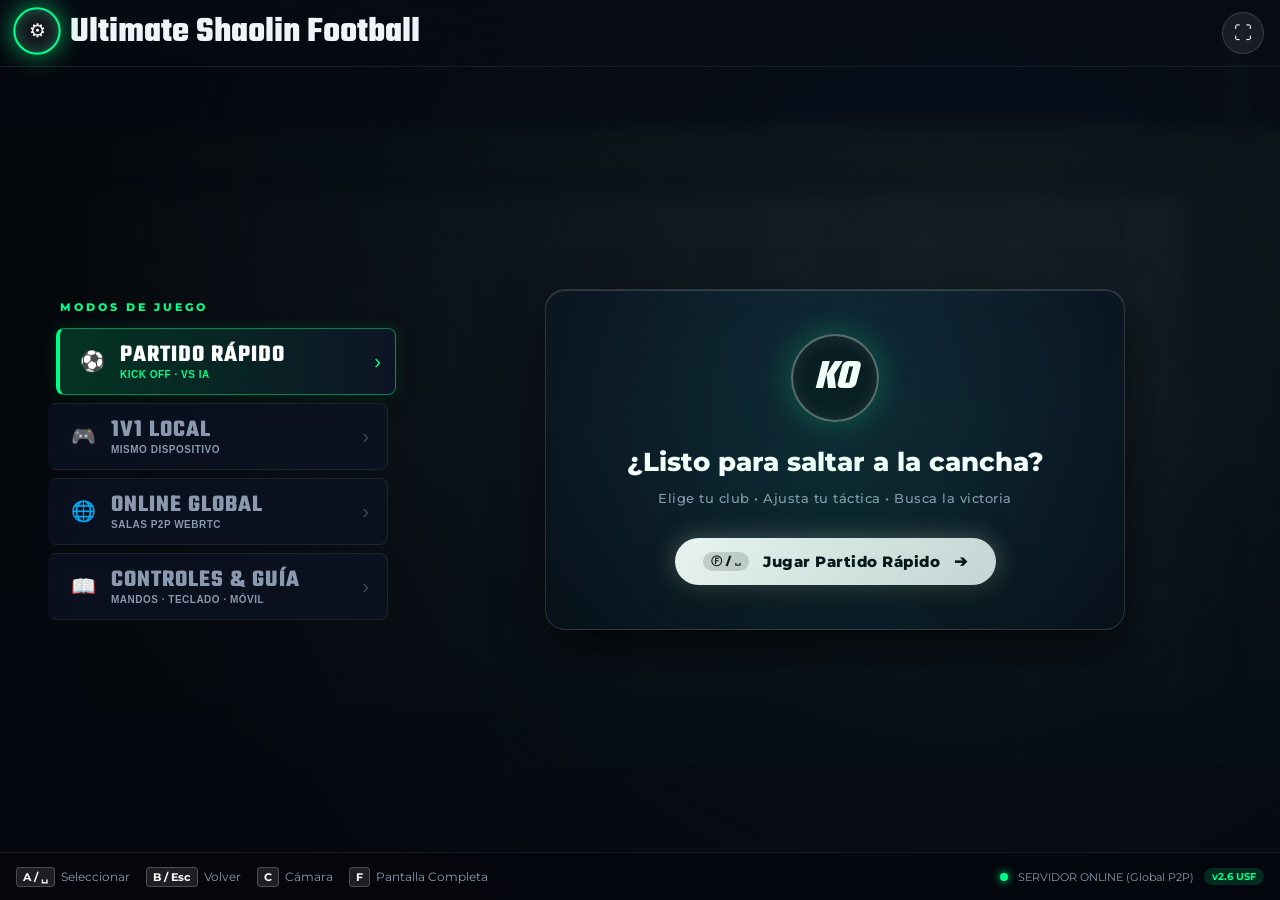
<file: index.html>
<!DOCTYPE html>
<html lang="es">
<head>
    <meta charset="UTF-8">
    <meta name="viewport" content="width=device-width, initial-scale=1.0, maximum-scale=1.0, user-scalable=no, viewport-fit=cover">
    <title>Ultimate Shaolin Football</title>
    <link rel="stylesheet" href="css/style.css">
    <link rel="icon" href="data:image/svg+xml,<svg xmlns='http://www.w3.org/2000/svg' viewBox='0 0 100 100'><circle cx='50' cy='50' r='46' fill='%2300FF88'/><circle cx='50' cy='50' r='36' fill='%23070B14'/><polygon points='50,20 60,40 82,40 65,54 71,76 50,62 29,76 35,54 18,40 40,40' fill='%23FFD700'/></svg>">
</head>
<body>
    <!-- Contenedor 3D Three.js -->
    <div id="game-container"></div>

    <!-- Contenedor de Notificaciones Toast Flotantes (Estilo Consola) -->
    <div id="toast-container" class="toast-container"></div>

    <!-- HUD DE TRANSMISIÓN OFICIAL DE TV -->
    <div id="match-hud">
        <!-- Marcador Top-Left -->
        <div class="tv-scoreboard">
            <div class="sb-team">
                <div id="sb-t1-badge" class="sb-badge"></div>
                <div id="sb-t1-name" class="sb-name">RMA</div>
            </div>
            <div id="sb-score" class="sb-score-box">0 - 0</div>
            <div class="sb-team">
                <div id="sb-t2-name" class="sb-name">BAR</div>
                <div id="sb-t2-badge" class="sb-badge"></div>
            </div>
            <div id="sb-time" class="sb-time-box">00:00</div>
        </div>

        <!-- Botón de Pausa en el HUD -->
        <button id="btn-hud-pause" style="position: absolute; top: 24px; right: 32px; background: rgba(8, 14, 27, 0.85); border: 1px solid var(--primary-neon); color: #FFFFFF; font-family: 'Teko', sans-serif; font-size: 22px; padding: 6px 18px; border-radius: 6px; cursor: pointer; pointer-events: auto; letter-spacing: 1px; backdrop-filter: blur(8px);">PAUSA ❚❚</button>

        <div id="match-status" class="match-status">1º TIEMPO · VS IA</div>
        <button id="btn-camera" class="camera-button" title="C: alternar Completa, TV, Comentarista y Jugador" aria-label="Cambiar cámara: Completa, TV, Comentarista o Jugador">CÁMARA: COMPLETA</button>
        <div class="control-hint">WASD mover · K pase · J tiro · Q cambiar · Shift correr · C cámara · Esc pausa</div>

        <!-- Tarjeta de Jugador Activo (Bottom-Left) -->
        <div class="active-player-card">
            <div class="ap-info">
                <div id="ap-name" class="ap-name">MBAPPÉ</div>
                <div id="ap-number" class="ap-number">#9 (ST)</div>
            </div>
            <div id="ap-injury" class="ap-injury" hidden>
                <span class="ap-injury-cross" aria-hidden="true">✚</span>
                <span id="ap-injury-text">LESIONADO · CAMBIO RECOMENDADO</span>
            </div>
            <div id="next-player" class="next-player">Q / LB · CAMBIAR JUGADOR</div>
            <div class="bar-container">
                <div id="stamina-fill" class="stamina-fill"></div>
            </div>
            <div class="power-bar-container">
                <div id="power-fill" class="power-fill"></div>
            </div>
        </div>

        <!-- Radar 2D de la Cancha (Bottom-Center) -->
        <div class="pitch-radar-wrapper">
            <canvas id="radar-canvas" width="220" height="142"></canvas>
        </div>

        <!-- Banner de Eventos de Partido (Goles, Faltas, Offsides) -->
        <div id="match-event-banner" class="match-event-banner">
            <div id="banner-title" class="banner-title">¡¡GOOOOOOL!!</div>
            <div id="banner-sub" class="banner-subtitle">REAL MADRID CF</div>
        </div>
    </div>

    <!-- Overlay de Repetición Instantánea (Replay) -->
    <div id="replay-overlay">
        <button id="btn-skip-replay" class="camera-button">OMITIR REPETICIÓN →</button>
        <div class="replay-watermark">
            <div class="replay-rec-dot"></div>
            <div class="replay-text">INSTANT REPLAY • SLOW MOTION</div>
        </div>
    </div>

    <!-- MENÚ PRINCIPAL USF -->
    <div id="main-menu" class="ui-overlay fc-menu-overlay">
        <!-- Barra Superior (Top Bar) -->
        <header class="fc-top-bar">
            <div class="fc-brand">
                <button id="btn-fc-settings" class="fc-icon-btn" title="Controles y Guía" aria-label="Ajustes">⚙</button>
                <h1 class="usf-title">Ultimate Shaolin Football</h1>
            </div>
            <div class="fc-profile-wrapper">
                <button id="btn-fullscreen-toggle" class="fc-icon-btn" title="Pantalla Completa (F)" aria-label="Pantalla Completa">⛶</button>
            </div>
        </header>

        <!-- Cuerpo del Menú: Barra Lateral + Hero Showcase -->
        <div class="fc-menu-body">
            <!-- Navegación Lateral Izquierda (Sidebar) -->
            <nav id="fc-sidebar" class="fc-sidebar">
                <div class="fc-nav-category">MODOS DE JUEGO</div>
                <div class="fc-nav-items">
                    <button id="btn-mode-ai" class="fc-nav-item active" data-mode="KICKOFF">
                        <span class="fc-nav-icon">⚽</span>
                        <div class="fc-nav-text">
                            <span class="fc-nav-title">PARTIDO RÁPIDO</span>
                            <span class="fc-nav-sub">KICK OFF · VS IA</span>
                        </div>
                        <span class="fc-nav-arrow">›</span>
                    </button>
                    <button id="btn-mode-local" class="fc-nav-item" data-mode="LOCAL_1V1">
                        <span class="fc-nav-icon">🎮</span>
                        <div class="fc-nav-text">
                            <span class="fc-nav-title">1V1 LOCAL</span>
                            <span class="fc-nav-sub">MISMO DISPOSITIVO</span>
                        </div>
                        <span class="fc-nav-arrow">›</span>
                    </button>
                    <button id="btn-mode-lan" class="fc-nav-item" data-mode="ONLINE">
                        <span class="fc-nav-icon">🌐</span>
                        <div class="fc-nav-text">
                            <span class="fc-nav-title">ONLINE GLOBAL</span>
                            <span class="fc-nav-sub">SALAS P2P WEBRTC</span>
                        </div>
                        <span class="fc-nav-arrow">›</span>
                    </button>
                    <button id="btn-mode-controls" class="fc-nav-item" data-mode="CONTROLS">
                        <span class="fc-nav-icon">📖</span>
                        <div class="fc-nav-text">
                            <span class="fc-nav-title">CONTROLES & GUÍA</span>
                            <span class="fc-nav-sub">MANDOS · TECLADO · MÓVIL</span>
                        </div>
                        <span class="fc-nav-arrow">›</span>
                    </button>
                </div>
            </nav>

            <!-- Tarjeta Central Hero Showcase (Fiel al screenshot MC / Bellingham) -->
            <main class="fc-hero-wrapper">
                <div id="fc-hero-card" class="fc-hero-card">
                    <div class="fc-hero-emblem" id="fc-hero-emblem">KO</div>
                    <h2 class="fc-hero-title" id="fc-hero-title">¿Listo para saltar a la cancha?</h2>
                    <div class="fc-hero-bullets" id="fc-hero-bullets">
                        <span>Elige tu club</span> • <span>Ajusta tu táctica</span> • <span>Busca la victoria</span>
                    </div>
                    <button id="fc-hero-action" class="fc-hero-action-btn">
                        <span class="fc-action-key">Ⓕ / ␣</span>
                        <span class="fc-action-label" id="fc-hero-action-label">Jugar Partido Rápido</span>
                        <span class="fc-action-arrow">➔</span>
                    </button>
                </div>
            </main>
        </div>

        <!-- Barra Inferior de Comandos y Leyenda -->
        <footer class="fc-bottom-bar">
            <div class="fc-bottom-hints">
                <span class="fc-hint-chip"><kbd>A / ␣</kbd> Seleccionar</span>
                <span class="fc-hint-chip"><kbd>B / Esc</kbd> Volver</span>
                <span class="fc-hint-chip"><kbd>C</kbd> Cámara</span>
                <span class="fc-hint-chip"><kbd>F</kbd> Pantalla Completa</span>
            </div>
            <div class="fc-bottom-status">
                <span class="fc-status-dot"></span>
                <span id="fc-network-indicator">SERVIDOR ONLINE (Global P2P)</span>
                <span class="fc-ver-tag">v2.6 USF</span>
            </div>
        </footer>
    </div>

    <!-- SELECTOR DE EQUIPOS Y PLANTILLAS -->
    <div id="team-select-screen" class="ui-overlay">
        <div class="menu-container" style="max-width: 1200px;">
            <div style="text-align: center;">
                <div class="logo-sub" style="color: var(--accent-gold);">SELECCIÓN DE EQUIPOS</div>
                <div class="logo-title" style="font-size: 64px;">ELIGE TU PLANTEL</div>
                <div style="font-size: 14px; color: var(--text-muted); margin-top: 4px;">
                    Haz clic o navega con el mando para asignar Local (Azul P1) y Visitante (Rojo P2)
                </div>
            </div>

            <!-- Pestañas de Filtro de Categoría -->
            <div class="team-filter-tabs">
                <button class="filter-tab-btn active" data-filter="all">TODOS LOS EQUIPOS (10)</button>
                <button class="filter-tab-btn" data-filter="elite">TIER ÉLITE ★★★★★ (6)</button>
                <button class="filter-tab-btn" data-filter="modest">TIER MODESTO ★★★☆☆ (4)</button>
            </div>

            <div id="teams-grid" class="teams-grid"></div>

            <div class="gamepad-nav-guide">
                <span>🎮 <b>D-Pad / Stick:</b> Navegar • <b>[A / ✕]:</b> Seleccionar • <b>[B / ○]:</b> Volver • <b>[LB / RB]:</b> Filtrar Categoría</span>
            </div>

            <div style="display: flex; gap: 20px; width: 100%; max-width: 500px; justify-content: center;">
                <button id="btn-back-team-select" class="btn-primary" style="background: rgba(255,255,255,0.1); border-color: rgba(255,255,255,0.2);">
                    <span>Volver</span>
                </button>
                <button id="btn-start-match" class="btn-primary" style="flex: 1;">
                    <span>SALTAR A LA CANCHA</span>
                    <span>⚽</span>
                </button>
            </div>
        </div>
    </div>

    <!-- MODAL DE MULTIJUGADOR GLOBAL ONLINE (WebRTC P2P) -->
    <div id="lan-modal" class="ui-overlay" style="display: none;">
        <div class="menu-container" style="max-width: 540px; background: var(--glass-bg); padding: 32px; border-radius: 12px; border: 1px solid var(--primary-neon);">
            <div style="text-align: center;">
                <div style="font-family: 'Teko', sans-serif; font-size: 42px; color: var(--primary-neon); line-height: 1;">MULTIJUGADOR GLOBAL P2P</div>
                <div style="font-size: 13px; color: var(--text-muted); margin-top: 4px;">Partidas 1v1 online mundiales vía WebRTC sin servidores externos</div>
            </div>

            <div style="background: rgba(0,0,0,0.5); padding: 18px; border-radius: 10px; border: 1px solid rgba(255,255,255,0.12); width: 100%;">
                <div style="font-size: 14px; font-weight: 700; color: var(--primary-neon); margin-bottom: 8px;">1. CREAR SALA (HOST)</div>
                <button id="btn-lan-host" class="btn-primary" style="width: 100%; font-size: 15px; padding: 12px; justify-content: center;">
                    <span>Generar Sala & Enlace</span>
                </button>
                <div style="margin-top: 12px; display: flex; justify-content: space-between; align-items: center; background: rgba(0,0,0,0.4); padding: 8px 12px; border-radius: 6px;">
                    <span style="font-size: 13px; color: var(--text-muted);">CÓDIGO:</span>
                    <span id="lan-room-code-display" style="font-family: 'Teko', sans-serif; font-size: 30px; color: var(--accent-gold); font-weight: bold; letter-spacing: 2px;">-----</span>
                </div>
                <button id="btn-copy-invite-link" class="btn-primary" style="width: 100%; font-size: 13px; padding: 10px; margin-top: 10px; background: rgba(255,215,0,0.15); border-color: var(--accent-gold); justify-content: center; display: none;">
                    <span>Copiar Enlace de Invitación 🔗</span>
                </button>
            </div>

            <div style="background: rgba(0,0,0,0.5); padding: 18px; border-radius: 10px; border: 1px solid rgba(255,255,255,0.12); width: 100%;">
                <div style="font-size: 14px; font-weight: 700; color: #60A5FA; margin-bottom: 8px;">2. UNIRSE A SALA (GUEST)</div>
                <input type="text" id="lan-code-input" class="input-code" placeholder="CÓDIGO (EJ: ABCDE)" maxlength="6" style="width: 100%; text-align: center; text-transform: uppercase; font-family: 'Teko', sans-serif; font-size: 26px; padding: 8px; border-radius: 6px; background: #000; border: 1px solid rgba(255,255,255,0.25); color: #FFF;">
                <button id="btn-lan-join" class="btn-primary" style="width: 100%; font-size: 15px; padding: 12px; margin-top: 10px; justify-content: center;">
                    <span>Conectar con Rival</span>
                </button>
            </div>

            <div id="lan-status" style="font-size: 13px; color: var(--primary-neon); text-align: center; min-height: 20px;"></div>

            <button id="btn-close-lan" class="btn-primary" style="background: rgba(255,255,255,0.08); border-color: rgba(255,255,255,0.2); justify-content: center; width: 100%;">
                <span>Cerrar</span>
            </button>
        </div>
    </div>

    <!-- MODAL DE PAUSA -->
    <div id="pause-modal" class="ui-overlay" style="display: none;">
        <div class="menu-container" style="max-width: 440px; background: var(--glass-bg); padding: 36px; border-radius: 12px; border: 1px solid var(--primary-neon);">
            <div style="font-family: 'Teko', sans-serif; font-size: 54px; color: var(--primary-neon); text-align: center;">PARTIDO EN PAUSA</div>
            <div class="menu-options" style="width: 100%;">
                <button id="btn-squads" class="btn-primary">Plantillas y formación</button>
                <button id="btn-resume" class="btn-primary">
                    <span>Reanudar Partido</span>
                    <span>▶</span>
                </button>
                <button id="btn-restart" class="btn-primary" style="background: rgba(255,255,255,0.08); border-color: rgba(255,255,255,0.2);">
                    <span>Reiniciar Partido</span>
                    <span>⟳</span>
                </button>
                <button id="btn-quit-menu" class="btn-primary" style="background: rgba(255,46,85,0.15); border-color: var(--accent-red);">
                    <span>Abandonar al Menú</span>
                    <span>✕</span>
                </button>
            </div>
        </div>
    </div>

    <div id="squad-modal" class="ui-overlay" style="display:none;">
        <div class="menu-container squad-container">
            <header class="squad-header">
                <div>
                    <span class="squad-kicker">GESTI&Oacute;N DEL EQUIPO</span>
                    <h2 id="squad-title">Plantillas</h2>
                    <p id="squad-description"></p>
                </div>
                <div id="squad-teams" class="team-filter-tabs" aria-label="Equipo a editar"></div>
            </header>

            <div class="squad-workspace">
                <aside class="squad-sidebar">
                    <div class="squad-sidebar-label">Formaci&oacute;n</div>
                    <div id="squad-formations" class="team-filter-tabs" aria-label="Formaci&oacute;n"></div>
                    <div class="squad-help">
                        <strong>Orden&aacute; tu once</strong>
                        <span>Seleccion&aacute; dos nombres o arrastr&aacute; uno sobre otro.</span>
                        <span class="squad-pad-hint">Mando: cruceta/stick + <b>✕</b> &middot; L1/R1 cambia formaci&oacute;n.</span>
                    </div>
                    <div id="squad-player-info" class="squad-player-info" aria-live="polite">
                        Eleg&iacute; un jugador
                    </div>
                </aside>

                <main class="squad-pitch-wrap">
                    <div class="squad-pitch" aria-label="Once titular sobre la cancha">
                        <div class="pitch-line pitch-halfway"></div>
                        <div class="pitch-line pitch-circle"></div>
                        <div class="pitch-line pitch-box pitch-box-top"></div>
                        <div class="pitch-line pitch-box pitch-box-bottom"></div>
                        <div class="pitch-line pitch-goal pitch-goal-top"></div>
                        <div class="pitch-line pitch-goal pitch-goal-bottom"></div>
                        <div id="squad-starters" class="squad-pitch-players"></div>
                    </div>
                </main>
            </div>

            <section class="squad-bench-section">
                <div class="squad-bench-heading">
                    <h3>Suplentes</h3>
                    <span>Arrastr&aacute; un nombre al campo para hacer el cambio</span>
                </div>
                <div id="squad-bench" class="squad-bench" aria-label="Suplentes"></div>
            </section>
            <p id="squad-status" role="status" aria-live="polite"></p>
            <div class="squad-actions">
                <button id="btn-save-squads" class="btn-primary">Guardar plantilla</button>
                <button id="btn-close-squads" class="btn-primary">Volver a opciones</button>
            </div>
        </div>
    </div>
    <div id="set-piece-panel" hidden>
        <div class="set-piece-header">
            <span id="set-piece-kind">BALÓN PARADO</span>
            <strong id="set-piece-side">TIRO RECTO</strong>
        </div>
        <div class="set-piece-target">
            <span>Receptor</span>
            <strong id="set-piece-target-name">Sin seleccionar</strong>
        </div>
        <div id="set-piece-curve-control" class="set-piece-control-block">
            <div class="set-piece-meter-heading">
                <label for="set-piece-curve-range">Efecto</label>
                <output id="set-piece-curve-value" for="set-piece-curve-range">0%</output>
            </div>
            <input id="set-piece-curve-range" type="range" min="-100" max="100" value="0" step="5" aria-label="Cantidad y dirección del efecto">
            <div class="set-piece-scale"><span>↶ Izquierda</span><span>Recto</span><span>Derecha ↷</span></div>
        </div>
        <div class="set-piece-power-block">
            <div class="set-piece-meter-heading"><span>Potencia</span><output id="set-piece-power-value">0%</output></div>
            <div class="set-piece-power-track"><div id="set-piece-power-fill"></div></div>
        </div>
        <div id="set-piece-info" class="set-piece-info"></div>
        <div class="set-piece-actions">
            <button id="btn-curve-left" aria-label="Agregar efecto hacia la izquierda"><b>↶</b><span>Más izquierda</span></button>
            <button id="btn-curve-reset"><b>○</b><span>Tiro recto</span></button>
            <button id="btn-curve-right" aria-label="Agregar efecto hacia la derecha"><b>↷</b><span>Más derecha</span></button>
            <button id="btn-restart-target"><b>⇄</b><span>Cambiar receptor</span></button>
        </div>
    </div>

    <div id="match-stats-panel" hidden>
        <div class="match-stats-card">
            <div class="match-stats-kicker">FINAL DEL PARTIDO</div>
            <div class="match-stats-scoreline">
                <span id="stats-team1-name">LOCAL</span>
                <strong id="stats-final-score">0 - 0</strong>
                <span id="stats-team2-name">VISITANTE</span>
            </div>
            <div id="match-stats-rows" class="match-stats-rows"></div>
            <button id="btn-close-match-stats" class="btn-primary">Cerrar estadísticas</button>
        </div>
    </div>

    <!-- MODAL DE CONTROLES -->
    <div id="controls-modal" class="ui-overlay" style="display: none;">
        <div class="menu-container" style="max-width: 850px; background: var(--glass-bg); padding: 36px; border-radius: 12px; border: 1px solid var(--primary-neon);">
            <div style="font-family: 'Teko', sans-serif; font-size: 44px; color: var(--primary-neon);">ESQUEMA DE CONTROLES</div>

            <div style="display: grid; grid-template-columns: 1fr 1fr; gap: 24px; width: 100%; font-size: 14px;">
                <div style="background: rgba(0,0,0,0.5); padding: 18px; border-radius: 8px;">
                    <div style="font-weight: bold; color: var(--accent-gold); margin-bottom: 12px; font-size: 16px;">TECLADO + MOUSE (PC)</div>
                    <ul style="list-style: none; display: flex; flex-direction: column; gap: 8px;">
                        <li><b>WASD / Flechas:</b> Mover jugador / Apuntar</li>
                        <li><b>K / Clic Izquierdo:</b> Pase corto / Entrada en defensa</li>
                        <li><b>J (Mantener):</b> Cargar potencia de Disparo</li>
                        <li><b>J (Soltar):</b> Disparar a puerta / Supertiro Shaolin</li>
                        <li><b>J (En defensa):</b> Tackle deslizante (Slide tackle)</li>
                        <li><b>L:</b> Pase filtrado al hueco</li>
                        <li><b>E:</b> Entrada defensiva</li>
                        <li><b>P2 local:</b> Flechas · Num 1 pase · Num 2 tiro · Num 3 filtrado · Enter cambiar · Shift derecho correr</li>
                        <li><b>Shift:</b> Sprint de máxima velocidad</li>
                        <li><b>Espacio / Q:</b> Cambiar al mejor situado; mantené una dirección para elegir hacia ese lado</li>
                        <li><b>C:</b> Alternar Completa, TV, Comentarista y Jugador</li>
                    </ul>
                </div>

                <div style="background: rgba(0,0,0,0.5); padding: 18px; border-radius: 8px;">
                    <div style="font-weight: bold; color: var(--accent-gold); margin-bottom: 12px; font-size: 16px;">MANDOS / GAMEPAD (XBOX / PS)</div>
                    <ul style="list-style: none; display: flex; flex-direction: column; gap: 8px;">
                        <li><b>Stick Izquierdo:</b> Movimiento multidireccional</li>
                        <li><b>Botón A (Cruz):</b> Pase raso / Presión</li>
                        <li><b>Botón X (Cuadrado):</b> Disparo con carga / Entrada</li>
                        <li><b>Botón Y (Triángulo):</b> Pase filtrado</li>
                        <li><b>Botón B (Círculo):</b> Tackle secundario / Despeje</li>
                        <li><b>Gatillo RT / R2:</b> Sprint</li>
                        <li><b>Botón LB / L1:</b> Cambio inteligente; orientá el stick para elegir hacia ese lado</li>
                    </ul>
                </div>
            </div>

            <button id="btn-close-controls" class="btn-primary" style="margin-top: 10px; width: 220px; justify-content: center;">
                <span>Entendido</span>
            </button>
        </div>
    </div>

    <!-- CONTROLES TÁCTILES ERGONÓMICOS PARA MÓVILES (Estilo FC Mobile) -->
    <div id="touch-controls">
        <!-- Zona de Joystick Flotante (Mitad izquierda de la pantalla) -->
        <div id="joystick-zone">
            <div id="joystick-base">
                <div id="joystick-knob"></div>
            </div>
        </div>

        <!-- Botones Auxiliares Móviles (Arriba derecha) -->
        <div class="touch-top-bar">
            <button id="btn-touch-fullscreen" class="touch-aux-btn" title="Pantalla completa">⛶</button>
            <button id="btn-touch-pause" class="touch-aux-btn" title="Pausar partido">❚❚</button>
        </div>

        <!-- Botonera de Acción en Abanico / Diamante Ergonómico (Derecha) -->
        <div class="touch-buttons touch-cluster">
            <div id="btn-touch-through" class="touch-btn touch-through">
                <span id="touch-through-label" class="touch-btn-label">FILTRADO</span>
                <span class="touch-btn-sub">Y / △</span>
            </div>
            <div id="btn-touch-sprint" class="touch-btn touch-sprint">
                <span class="touch-btn-label">SPRINT</span>
                <span class="touch-btn-sub">RT / R2</span>
            </div>
            <div id="btn-touch-pass" class="touch-btn touch-pass">
                <span id="touch-pass-label" class="touch-btn-label">PASE</span>
                <span class="touch-btn-sub">A / ✕</span>
            </div>
            <div id="btn-touch-shoot" class="touch-btn touch-shoot shoot">
                <div class="touch-shoot-gauge" id="touch-shoot-gauge"></div>
                <span id="touch-shoot-label" class="touch-btn-label">TIRO</span>
                <span class="touch-btn-sub">X / □</span>
            </div>
            <div id="btn-touch-switch" class="touch-btn touch-switch">
                <span class="touch-btn-label">CAMBIO</span>
                <span class="touch-btn-sub">LB / L1</span>
            </div>
        </div>
    </div>

    <!-- DEPENDENCIAS CDN -->
    <script src="vendor/three.min.js"></script>
    <script src="vendor/peerjs.min.js"></script>

    <!-- MÓDULOS DEL JUEGO -->
    <script src="js/TeamsData.js"></script>
    <script src="js/SquadsData.js"></script>
    <script src="js/SoundEngine.js"></script>
    <script src="js/InputManager.js"></script>
    <script src="js/PhysicsEngine.js"></script>
    <script src="js/PlayerModel.js"></script>
    <script src="js/RenderEngine.js"></script>
    <script src="js/RulesEngine.js"></script>
    <script src="js/AIEngine.js"></script>
    <script src="js/NetworkManager.js"></script>
    <script src="js/ReplaySystem.js"></script>
    <script src="js/UIManager.js"></script>
    <script src="js/SquadManager.js"></script>
    <script src="js/GameEngine.js"></script>

    <!-- BOOTSTRAP -->
    <script>
        window.addEventListener('DOMContentLoaded', () => {
            // Inicializar el motor al cargar el DOM
            window.game = new window.USF.GameEngine();

            // Desbloquear audio en la primera interacción de usuario
            const unlockAudio = () => {
                if (window.USF && window.USF.soundEngine) {
                    window.USF.soundEngine.ensureContext();
                }
                window.removeEventListener('pointerdown', unlockAudio);
                window.removeEventListener('keydown', unlockAudio);
            };
            window.addEventListener('pointerdown', unlockAudio);
            window.addEventListener('keydown', unlockAudio);
        });
    </script>
</body>
</html>
</file>
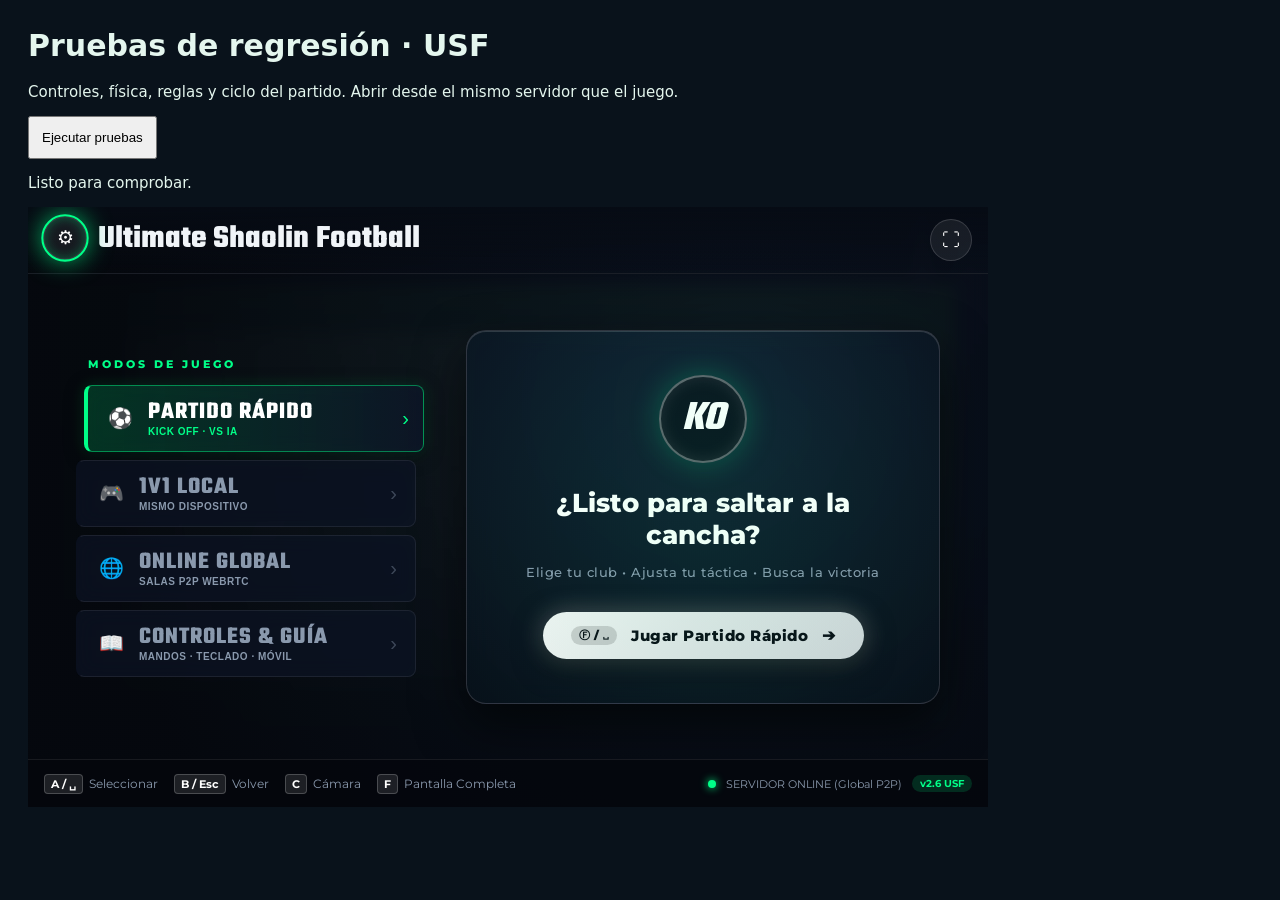
<file: tests/index.html>
<!doctype html><html lang="es"><meta charset="utf-8"><title>USF · Pruebas</title><style>body{background:#09121b;color:#e4f6ee;font:15px system-ui;margin:28px}button{padding:12px;cursor:pointer}li{margin:8px}iframe{width:960px;height:600px;border:0;max-width:100%}.fail{color:#ff657a}.pass{color:#54ecad}</style><h1>Pruebas de regresión · USF</h1><p>Controles, física, reglas y ciclo del partido. Abrir desde el mismo servidor que el juego.</p><button id="run">Ejecutar pruebas</button><p id="summary">Cargando…</p><ol id="results"></ol><iframe id="game" src="../index.html"></iframe><script>
const frame=document.getElementById('game'),button=document.getElementById('run');button.disabled=true;
frame.onload=()=>{button.disabled=false;document.getElementById('summary').textContent='Listo para comprobar.'};
button.onclick=()=>{const w=frame.contentWindow;const script=w.document.createElement('script');script.src='tests/regression.js';script.onload=()=>{const results=w.runRegression();document.getElementById('summary').textContent=results.filter(r=>r.ok).length+' / '+results.length+' pruebas correctas';document.getElementById('results').replaceChildren(...results.map(r=>{const li=document.createElement('li');li.className=r.ok?'pass':'fail';li.textContent=(r.ok?'✓ ':'✕ ')+r.name+(r.error?' — '+r.error:'');return li;}));};w.document.body.append(script);};
</script></html>
</file>
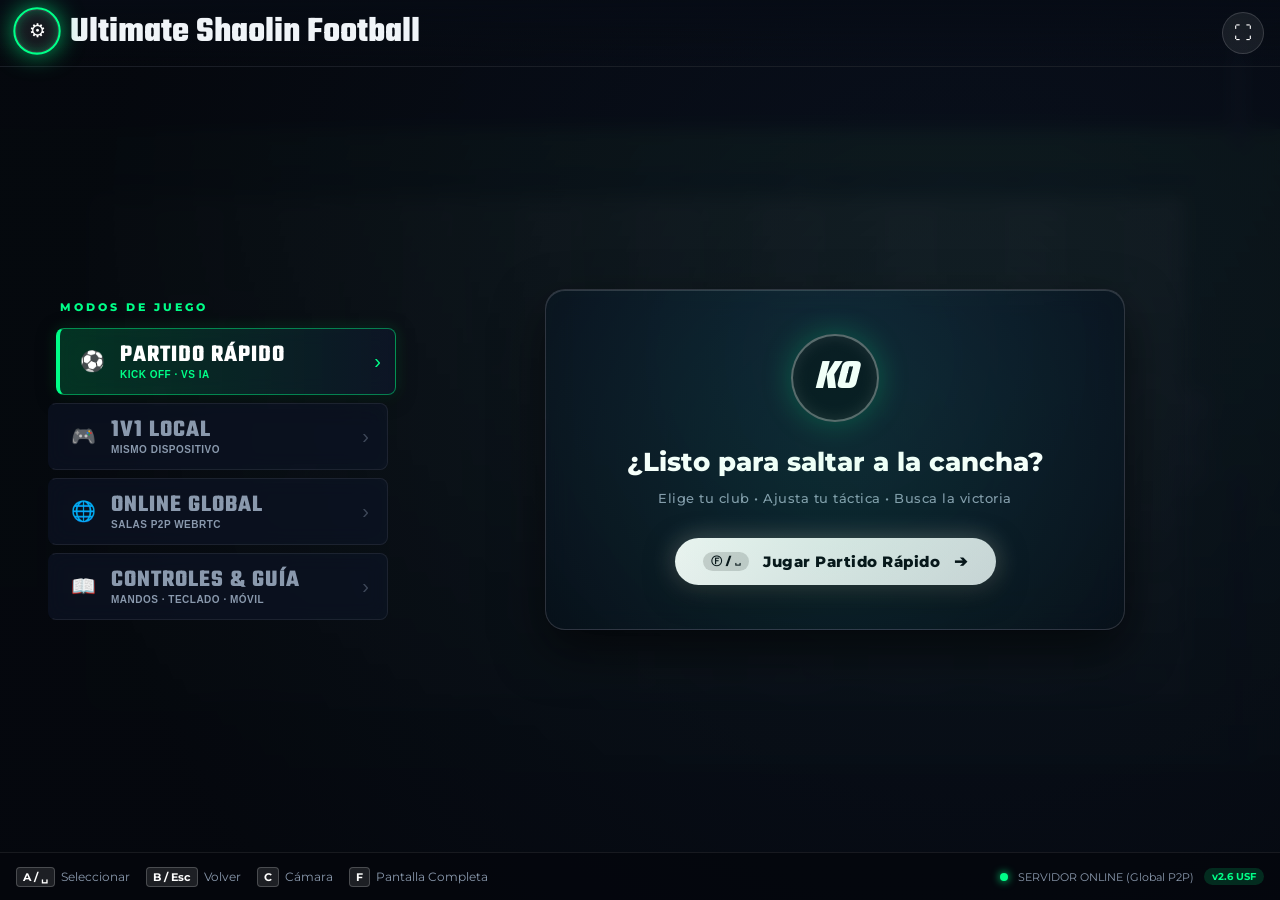
<file: Ultimate-Shaolin-Football-main/index.html>
<!DOCTYPE html>
<html lang="es">
<head>
    <meta charset="UTF-8">
    <meta name="viewport" content="width=device-width, initial-scale=1.0, maximum-scale=1.0, user-scalable=no, viewport-fit=cover">
    <title>Ultimate Shaolin Football</title>
    <link rel="stylesheet" href="css/style.css">
    <link rel="icon" href="data:image/svg+xml,<svg xmlns='http://www.w3.org/2000/svg' viewBox='0 0 100 100'><circle cx='50' cy='50' r='46' fill='%2300FF88'/><circle cx='50' cy='50' r='36' fill='%23070B14'/><polygon points='50,20 60,40 82,40 65,54 71,76 50,62 29,76 35,54 18,40 40,40' fill='%23FFD700'/></svg>">
</head>
<body>
    <!-- Contenedor 3D Three.js -->
    <div id="game-container"></div>

    <!-- Contenedor de Notificaciones Toast Flotantes (Estilo Consola) -->
    <div id="toast-container" class="toast-container"></div>

    <!-- HUD DE TRANSMISIÓN OFICIAL DE TV -->
    <div id="match-hud">
        <!-- Marcador Top-Left -->
        <div class="tv-scoreboard">
            <div class="sb-team">
                <div id="sb-t1-badge" class="sb-badge"></div>
                <div id="sb-t1-name" class="sb-name">RMA</div>
            </div>
            <div id="sb-score" class="sb-score-box">0 - 0</div>
            <div class="sb-team">
                <div id="sb-t2-name" class="sb-name">BAR</div>
                <div id="sb-t2-badge" class="sb-badge"></div>
            </div>
            <div id="sb-time" class="sb-time-box">00:00</div>
        </div>

        <!-- Botón de Pausa en el HUD -->
        <button id="btn-hud-pause" style="position: absolute; top: 24px; right: 32px; background: rgba(8, 14, 27, 0.85); border: 1px solid var(--primary-neon); color: #FFFFFF; font-family: 'Teko', sans-serif; font-size: 22px; padding: 6px 18px; border-radius: 6px; cursor: pointer; pointer-events: auto; letter-spacing: 1px; backdrop-filter: blur(8px);">PAUSA ❚❚</button>

        <div id="match-status" class="match-status">1º TIEMPO · VS IA</div>
        <button id="btn-camera" class="camera-button" title="C: alternar Completa, TV, Comentarista y Jugador" aria-label="Cambiar cámara: Completa, TV, Comentarista o Jugador">CÁMARA: COMPLETA</button>
        <div class="control-hint">WASD mover · K pase · J tiro · Q cambiar · Shift correr · C cámara · Esc pausa</div>

        <!-- Tarjeta de Jugador Activo (Bottom-Left) -->
        <div class="active-player-card">
            <div class="ap-info">
                <div id="ap-name" class="ap-name">MBAPPÉ</div>
                <div id="ap-number" class="ap-number">#9 (ST)</div>
            </div>
            <div id="next-player" class="next-player">Q / LB · CAMBIAR JUGADOR</div>
            <div class="bar-container">
                <div id="stamina-fill" class="stamina-fill"></div>
            </div>
            <div class="power-bar-container">
                <div id="power-fill" class="power-fill"></div>
            </div>
        </div>

        <!-- Radar 2D de la Cancha (Bottom-Center) -->
        <div class="pitch-radar-wrapper">
            <canvas id="radar-canvas" width="220" height="142"></canvas>
        </div>

        <!-- Banner de Eventos de Partido (Goles, Faltas, Offsides) -->
        <div id="match-event-banner" class="match-event-banner">
            <div id="banner-title" class="banner-title">¡¡GOOOOOOL!!</div>
            <div id="banner-sub" class="banner-subtitle">REAL MADRID CF</div>
        </div>
    </div>

    <!-- Overlay de Repetición Instantánea (Replay) -->
    <div id="replay-overlay">
        <button id="btn-skip-replay" class="camera-button">OMITIR REPETICIÓN →</button>
        <div class="replay-watermark">
            <div class="replay-rec-dot"></div>
            <div class="replay-text">INSTANT REPLAY • SLOW MOTION</div>
        </div>
    </div>

    <!-- MENÚ PRINCIPAL USF -->
    <div id="main-menu" class="ui-overlay fc-menu-overlay">
        <!-- Barra Superior (Top Bar) -->
        <header class="fc-top-bar">
            <div class="fc-brand">
                <button id="btn-fc-settings" class="fc-icon-btn" title="Controles y Guía" aria-label="Ajustes">⚙</button>
                <h1 class="usf-title">Ultimate Shaolin Football</h1>
            </div>
            <div class="fc-profile-wrapper">
                <button id="btn-fullscreen-toggle" class="fc-icon-btn" title="Pantalla Completa (F)" aria-label="Pantalla Completa">⛶</button>
            </div>
        </header>

        <!-- Cuerpo del Menú: Barra Lateral + Hero Showcase -->
        <div class="fc-menu-body">
            <!-- Navegación Lateral Izquierda (Sidebar) -->
            <nav id="fc-sidebar" class="fc-sidebar">
                <div class="fc-nav-category">MODOS DE JUEGO</div>
                <div class="fc-nav-items">
                    <button id="btn-mode-ai" class="fc-nav-item active" data-mode="KICKOFF">
                        <span class="fc-nav-icon">⚽</span>
                        <div class="fc-nav-text">
                            <span class="fc-nav-title">PARTIDO RÁPIDO</span>
                            <span class="fc-nav-sub">KICK OFF · VS IA</span>
                        </div>
                        <span class="fc-nav-arrow">›</span>
                    </button>
                    <button id="btn-mode-local" class="fc-nav-item" data-mode="LOCAL_1V1">
                        <span class="fc-nav-icon">🎮</span>
                        <div class="fc-nav-text">
                            <span class="fc-nav-title">1V1 LOCAL</span>
                            <span class="fc-nav-sub">MISMO DISPOSITIVO</span>
                        </div>
                        <span class="fc-nav-arrow">›</span>
                    </button>
                    <button id="btn-mode-lan" class="fc-nav-item" data-mode="ONLINE">
                        <span class="fc-nav-icon">🌐</span>
                        <div class="fc-nav-text">
                            <span class="fc-nav-title">ONLINE GLOBAL</span>
                            <span class="fc-nav-sub">SALAS P2P WEBRTC</span>
                        </div>
                        <span class="fc-nav-arrow">›</span>
                    </button>
                    <button id="btn-mode-controls" class="fc-nav-item" data-mode="CONTROLS">
                        <span class="fc-nav-icon">📖</span>
                        <div class="fc-nav-text">
                            <span class="fc-nav-title">CONTROLES & GUÍA</span>
                            <span class="fc-nav-sub">MANDOS · TECLADO · MÓVIL</span>
                        </div>
                        <span class="fc-nav-arrow">›</span>
                    </button>
                </div>
            </nav>

            <!-- Tarjeta Central Hero Showcase (Fiel al screenshot MC / Bellingham) -->
            <main class="fc-hero-wrapper">
                <div id="fc-hero-card" class="fc-hero-card">
                    <div class="fc-hero-emblem" id="fc-hero-emblem">KO</div>
                    <h2 class="fc-hero-title" id="fc-hero-title">¿Listo para saltar a la cancha?</h2>
                    <div class="fc-hero-bullets" id="fc-hero-bullets">
                        <span>Elige tu club</span> • <span>Ajusta tu táctica</span> • <span>Busca la victoria</span>
                    </div>
                    <button id="fc-hero-action" class="fc-hero-action-btn">
                        <span class="fc-action-key">Ⓕ / ␣</span>
                        <span class="fc-action-label" id="fc-hero-action-label">Jugar Partido Rápido</span>
                        <span class="fc-action-arrow">➔</span>
                    </button>
                </div>
            </main>
        </div>

        <!-- Barra Inferior de Comandos y Leyenda -->
        <footer class="fc-bottom-bar">
            <div class="fc-bottom-hints">
                <span class="fc-hint-chip"><kbd>A / ␣</kbd> Seleccionar</span>
                <span class="fc-hint-chip"><kbd>B / Esc</kbd> Volver</span>
                <span class="fc-hint-chip"><kbd>C</kbd> Cámara</span>
                <span class="fc-hint-chip"><kbd>F</kbd> Pantalla Completa</span>
            </div>
            <div class="fc-bottom-status">
                <span class="fc-status-dot"></span>
                <span id="fc-network-indicator">SERVIDOR ONLINE (Global P2P)</span>
                <span class="fc-ver-tag">v2.6 USF</span>
            </div>
        </footer>
    </div>

    <!-- SELECTOR DE EQUIPOS Y PLANTILLAS -->
    <div id="team-select-screen" class="ui-overlay">
        <div class="menu-container" style="max-width: 1200px;">
            <div style="text-align: center;">
                <div class="logo-sub" style="color: var(--accent-gold);">SELECCIÓN DE EQUIPOS</div>
                <div class="logo-title" style="font-size: 64px;">ELIGE TU PLANTEL</div>
                <div style="font-size: 14px; color: var(--text-muted); margin-top: 4px;">
                    Haz clic o navega con el mando para asignar Local (Azul P1) y Visitante (Rojo P2)
                </div>
            </div>

            <!-- Pestañas de Filtro de Categoría -->
            <div class="team-filter-tabs">
                <button class="filter-tab-btn active" data-filter="all">TODOS LOS EQUIPOS (10)</button>
                <button class="filter-tab-btn" data-filter="elite">TIER ÉLITE ★★★★★ (6)</button>
                <button class="filter-tab-btn" data-filter="modest">TIER MODESTO ★★★☆☆ (4)</button>
            </div>

            <div id="teams-grid" class="teams-grid"></div>

            <div class="gamepad-nav-guide">
                <span>🎮 <b>D-Pad / Stick:</b> Navegar • <b>[A / ✕]:</b> Seleccionar • <b>[B / ○]:</b> Volver • <b>[LB / RB]:</b> Filtrar Categoría</span>
            </div>

            <div style="display: flex; gap: 20px; width: 100%; max-width: 500px; justify-content: center;">
                <button id="btn-back-team-select" class="btn-primary" style="background: rgba(255,255,255,0.1); border-color: rgba(255,255,255,0.2);">
                    <span>Volver</span>
                </button>
                <button id="btn-start-match" class="btn-primary" style="flex: 1;">
                    <span>SALTAR A LA CANCHA</span>
                    <span>⚽</span>
                </button>
            </div>
        </div>
    </div>

    <!-- MODAL DE MULTIJUGADOR GLOBAL ONLINE (WebRTC P2P) -->
    <div id="lan-modal" class="ui-overlay" style="display: none;">
        <div class="menu-container" style="max-width: 540px; background: var(--glass-bg); padding: 32px; border-radius: 12px; border: 1px solid var(--primary-neon);">
            <div style="text-align: center;">
                <div style="font-family: 'Teko', sans-serif; font-size: 42px; color: var(--primary-neon); line-height: 1;">MULTIJUGADOR GLOBAL P2P</div>
                <div style="font-size: 13px; color: var(--text-muted); margin-top: 4px;">Partidas 1v1 online mundiales vía WebRTC sin servidores externos</div>
            </div>

            <div style="background: rgba(0,0,0,0.5); padding: 18px; border-radius: 10px; border: 1px solid rgba(255,255,255,0.12); width: 100%;">
                <div style="font-size: 14px; font-weight: 700; color: var(--primary-neon); margin-bottom: 8px;">1. CREAR SALA (HOST)</div>
                <button id="btn-lan-host" class="btn-primary" style="width: 100%; font-size: 15px; padding: 12px; justify-content: center;">
                    <span>Generar Sala & Enlace</span>
                </button>
                <div style="margin-top: 12px; display: flex; justify-content: space-between; align-items: center; background: rgba(0,0,0,0.4); padding: 8px 12px; border-radius: 6px;">
                    <span style="font-size: 13px; color: var(--text-muted);">CÓDIGO:</span>
                    <span id="lan-room-code-display" style="font-family: 'Teko', sans-serif; font-size: 30px; color: var(--accent-gold); font-weight: bold; letter-spacing: 2px;">-----</span>
                </div>
                <button id="btn-copy-invite-link" class="btn-primary" style="width: 100%; font-size: 13px; padding: 10px; margin-top: 10px; background: rgba(255,215,0,0.15); border-color: var(--accent-gold); justify-content: center; display: none;">
                    <span>Copiar Enlace de Invitación 🔗</span>
                </button>
            </div>

            <div style="background: rgba(0,0,0,0.5); padding: 18px; border-radius: 10px; border: 1px solid rgba(255,255,255,0.12); width: 100%;">
                <div style="font-size: 14px; font-weight: 700; color: #60A5FA; margin-bottom: 8px;">2. UNIRSE A SALA (GUEST)</div>
                <input type="text" id="lan-code-input" class="input-code" placeholder="CÓDIGO (EJ: ABCDE)" maxlength="6" style="width: 100%; text-align: center; text-transform: uppercase; font-family: 'Teko', sans-serif; font-size: 26px; padding: 8px; border-radius: 6px; background: #000; border: 1px solid rgba(255,255,255,0.25); color: #FFF;">
                <button id="btn-lan-join" class="btn-primary" style="width: 100%; font-size: 15px; padding: 12px; margin-top: 10px; justify-content: center;">
                    <span>Conectar con Rival</span>
                </button>
            </div>

            <div id="lan-status" style="font-size: 13px; color: var(--primary-neon); text-align: center; min-height: 20px;"></div>

            <button id="btn-close-lan" class="btn-primary" style="background: rgba(255,255,255,0.08); border-color: rgba(255,255,255,0.2); justify-content: center; width: 100%;">
                <span>Cerrar</span>
            </button>
        </div>
    </div>

    <!-- MODAL DE PAUSA -->
    <div id="pause-modal" class="ui-overlay" style="display: none;">
        <div class="menu-container" style="max-width: 440px; background: var(--glass-bg); padding: 36px; border-radius: 12px; border: 1px solid var(--primary-neon);">
            <div style="font-family: 'Teko', sans-serif; font-size: 54px; color: var(--primary-neon); text-align: center;">PARTIDO EN PAUSA</div>
            <div class="menu-options" style="width: 100%;">
                <button id="btn-squads" class="btn-primary">Plantillas y formación</button>
                <button id="btn-resume" class="btn-primary">
                    <span>Reanudar Partido</span>
                    <span>▶</span>
                </button>
                <button id="btn-restart" class="btn-primary" style="background: rgba(255,255,255,0.08); border-color: rgba(255,255,255,0.2);">
                    <span>Reiniciar Partido</span>
                    <span>⟳</span>
                </button>
                <button id="btn-quit-menu" class="btn-primary" style="background: rgba(255,46,85,0.15); border-color: var(--accent-red);">
                    <span>Abandonar al Menú</span>
                    <span>✕</span>
                </button>
            </div>
        </div>
    </div>

    <div id="squad-modal" class="ui-overlay" style="display:none;">
        <div class="menu-container squad-container">
            <header class="squad-header">
                <div>
                    <span class="squad-kicker">GESTI&Oacute;N DEL EQUIPO</span>
                    <h2 id="squad-title">Plantillas</h2>
                    <p id="squad-description"></p>
                </div>
                <div id="squad-teams" class="team-filter-tabs" aria-label="Equipo a editar"></div>
            </header>

            <div class="squad-workspace">
                <aside class="squad-sidebar">
                    <div class="squad-sidebar-label">Formaci&oacute;n</div>
                    <div id="squad-formations" class="team-filter-tabs" aria-label="Formaci&oacute;n"></div>
                    <div class="squad-help">
                        <strong>Orden&aacute; tu once</strong>
                        <span>Seleccion&aacute; dos nombres o arrastr&aacute; uno sobre otro.</span>
                        <span class="squad-pad-hint">Mando: cruceta/stick + <b>✕</b> &middot; L1/R1 cambia formaci&oacute;n.</span>
                    </div>
                    <div id="squad-player-info" class="squad-player-info" aria-live="polite">
                        Eleg&iacute; un jugador
                    </div>
                </aside>

                <main class="squad-pitch-wrap">
                    <div class="squad-pitch" aria-label="Once titular sobre la cancha">
                        <div class="pitch-line pitch-halfway"></div>
                        <div class="pitch-line pitch-circle"></div>
                        <div class="pitch-line pitch-box pitch-box-top"></div>
                        <div class="pitch-line pitch-box pitch-box-bottom"></div>
                        <div class="pitch-line pitch-goal pitch-goal-top"></div>
                        <div class="pitch-line pitch-goal pitch-goal-bottom"></div>
                        <div id="squad-starters" class="squad-pitch-players"></div>
                    </div>
                </main>
            </div>

            <section class="squad-bench-section">
                <div class="squad-bench-heading">
                    <h3>Suplentes</h3>
                    <span>Arrastr&aacute; un nombre al campo para hacer el cambio</span>
                </div>
                <div id="squad-bench" class="squad-bench" aria-label="Suplentes"></div>
            </section>
            <p id="squad-status" role="status" aria-live="polite"></p>
            <div class="squad-actions">
                <button id="btn-save-squads" class="btn-primary">Guardar plantilla</button>
                <button id="btn-close-squads" class="btn-primary">Volver a opciones</button>
            </div>
        </div>
    </div>
    <div id="set-piece-panel" hidden>
        <div id="set-piece-info"></div>
        <div class="set-piece-actions">
            <button id="btn-curve-left" aria-label="Efecto a la izquierda">Efecto −</button>
            <button id="btn-curve-reset">Sin efecto</button>
            <button id="btn-curve-right" aria-label="Efecto a la derecha">Efecto +</button>
            <button id="btn-restart-target">Elegir compañero</button>
        </div>
    </div>

    <!-- MODAL DE CONTROLES -->
    <div id="controls-modal" class="ui-overlay" style="display: none;">
        <div class="menu-container" style="max-width: 850px; background: var(--glass-bg); padding: 36px; border-radius: 12px; border: 1px solid var(--primary-neon);">
            <div style="font-family: 'Teko', sans-serif; font-size: 44px; color: var(--primary-neon);">ESQUEMA DE CONTROLES</div>

            <div style="display: grid; grid-template-columns: 1fr 1fr; gap: 24px; width: 100%; font-size: 14px;">
                <div style="background: rgba(0,0,0,0.5); padding: 18px; border-radius: 8px;">
                    <div style="font-weight: bold; color: var(--accent-gold); margin-bottom: 12px; font-size: 16px;">TECLADO + MOUSE (PC)</div>
                    <ul style="list-style: none; display: flex; flex-direction: column; gap: 8px;">
                        <li><b>WASD / Flechas:</b> Mover jugador / Apuntar</li>
                        <li><b>K / Clic Izquierdo:</b> Pase corto / Entrada en defensa</li>
                        <li><b>J (Mantener):</b> Cargar potencia de Disparo</li>
                        <li><b>J (Soltar):</b> Disparar a puerta / Supertiro Shaolin</li>
                        <li><b>J (En defensa):</b> Tackle deslizante (Slide tackle)</li>
                        <li><b>L:</b> Pase filtrado al hueco</li>
                        <li><b>E:</b> Entrada defensiva</li>
                        <li><b>P2 local:</b> Flechas · Num 1 pase · Num 2 tiro · Num 3 filtrado · Enter cambiar · Shift derecho correr</li>
                        <li><b>Shift:</b> Sprint de máxima velocidad</li>
                        <li><b>Espacio / Q:</b> Cambiar al mejor situado; mantené una dirección para elegir hacia ese lado</li>
                        <li><b>C:</b> Alternar Completa, TV, Comentarista y Jugador</li>
                    </ul>
                </div>

                <div style="background: rgba(0,0,0,0.5); padding: 18px; border-radius: 8px;">
                    <div style="font-weight: bold; color: var(--accent-gold); margin-bottom: 12px; font-size: 16px;">MANDOS / GAMEPAD (XBOX / PS)</div>
                    <ul style="list-style: none; display: flex; flex-direction: column; gap: 8px;">
                        <li><b>Stick Izquierdo:</b> Movimiento multidireccional</li>
                        <li><b>Botón A (Cruz):</b> Pase raso / Presión</li>
                        <li><b>Botón X (Cuadrado):</b> Disparo con carga / Entrada</li>
                        <li><b>Botón Y (Triángulo):</b> Pase filtrado</li>
                        <li><b>Botón B (Círculo):</b> Tackle secundario / Despeje</li>
                        <li><b>Gatillo RT / R2:</b> Sprint</li>
                        <li><b>Botón LB / L1:</b> Cambio inteligente; orientá el stick para elegir hacia ese lado</li>
                    </ul>
                </div>
            </div>

            <button id="btn-close-controls" class="btn-primary" style="margin-top: 10px; width: 220px; justify-content: center;">
                <span>Entendido</span>
            </button>
        </div>
    </div>

    <!-- CONTROLES TÁCTILES ERGONÓMICOS PARA MÓVILES (Estilo FC Mobile) -->
    <div id="touch-controls">
        <!-- Zona de Joystick Flotante (Mitad izquierda de la pantalla) -->
        <div id="joystick-zone">
            <div id="joystick-base">
                <div id="joystick-knob"></div>
            </div>
        </div>

        <!-- Botones Auxiliares Móviles (Arriba derecha) -->
        <div class="touch-top-bar">
            <button id="btn-touch-fullscreen" class="touch-aux-btn" title="Pantalla completa">⛶</button>
            <button id="btn-touch-pause" class="touch-aux-btn" title="Pausar partido">❚❚</button>
        </div>

        <!-- Botonera de Acción en Abanico / Diamante Ergonómico (Derecha) -->
        <div class="touch-buttons touch-cluster">
            <div id="btn-touch-through" class="touch-btn touch-through">
                <span class="touch-btn-label">FILTRADO</span>
                <span class="touch-btn-sub">Y / △</span>
            </div>
            <div id="btn-touch-sprint" class="touch-btn touch-sprint">
                <span class="touch-btn-label">SPRINT</span>
                <span class="touch-btn-sub">RT / R2</span>
            </div>
            <div id="btn-touch-pass" class="touch-btn touch-pass">
                <span class="touch-btn-label">PASE</span>
                <span class="touch-btn-sub">A / ✕</span>
            </div>
            <div id="btn-touch-shoot" class="touch-btn touch-shoot shoot">
                <div class="touch-shoot-gauge" id="touch-shoot-gauge"></div>
                <span class="touch-btn-label">TIRO</span>
                <span class="touch-btn-sub">X / □</span>
            </div>
            <div id="btn-touch-switch" class="touch-btn touch-switch">
                <span class="touch-btn-label">CAMBIO</span>
                <span class="touch-btn-sub">LB / L1</span>
            </div>
        </div>
    </div>

    <!-- DEPENDENCIAS CDN -->
    <script src="vendor/three.min.js"></script>
    <script src="vendor/peerjs.min.js"></script>

    <!-- MÓDULOS DEL JUEGO -->
    <script src="js/TeamsData.js"></script>
    <script src="js/SquadsData.js"></script>
    <script src="js/SoundEngine.js"></script>
    <script src="js/InputManager.js"></script>
    <script src="js/PhysicsEngine.js"></script>
    <script src="js/PlayerModel.js"></script>
    <script src="js/RenderEngine.js"></script>
    <script src="js/RulesEngine.js"></script>
    <script src="js/AIEngine.js"></script>
    <script src="js/NetworkManager.js"></script>
    <script src="js/ReplaySystem.js"></script>
    <script src="js/UIManager.js"></script>
    <script src="js/SquadManager.js"></script>
    <script src="js/GameEngine.js"></script>

    <!-- BOOTSTRAP -->
    <script>
        window.addEventListener('DOMContentLoaded', () => {
            // Inicializar el motor al cargar el DOM
            window.game = new window.USF.GameEngine();

            // Desbloquear audio en la primera interacción de usuario
            const unlockAudio = () => {
                if (window.USF && window.USF.soundEngine) {
                    window.USF.soundEngine.ensureContext();
                }
                window.removeEventListener('pointerdown', unlockAudio);
                window.removeEventListener('keydown', unlockAudio);
            };
            window.addEventListener('pointerdown', unlockAudio);
            window.addEventListener('keydown', unlockAudio);
        });
    </script>
</body>
</html>
</file>
<file: css/style.css>
/* Ultimate Shaolin Football (USF) - FIFA 26 Modern Sports Aesthetic */
@import url('https://fonts.googleapis.com/css2?family=Montserrat:ital,wght@0,400;0,700;0,900;1,900&family=Teko:wght@500;700&display=swap');

:root {
    --primary-neon: #00FF88;
    --accent-gold: #FFD700;
    --accent-red: #FF2E55;
    --dark-bg: #070B14;
    --glass-bg: rgba(14, 21, 37, 0.85);
    --glass-border: rgba(0, 255, 136, 0.25);
    --text-main: #F0F4F8;
    --text-muted: #8A99AD;
}

* {
    margin: 0;
    padding: 0;
    box-sizing: border-box;
    user-select: none;
    -webkit-user-select: none;
}

body, html {
    width: 100%;
    height: 100%;
    overflow: hidden;
    background-color: var(--dark-bg);
    font-family: 'Montserrat', sans-serif;
    color: var(--text-main);
}

#game-container {
    width: 100%;
    height: 100%;
    position: absolute;
    top: 0;
    left: 0;
    z-index: 1;
}

/* --- HUD DE TRANSMISIÓN DE TV (Estilo FIFA 26) --- */
#match-hud {
    position: absolute;
    top: 0;
    left: 0;
    width: 100%;
    height: 100%;
    z-index: 10;
    pointer-events: none;
    display: none;
}

/* Marcador Oficial Top-Left */
.tv-scoreboard {
    position: absolute;
    top: 24px;
    left: 32px;
    display: flex;
    align-items: center;
    background: linear-gradient(135deg, rgba(8, 14, 27, 0.94), rgba(15, 25, 48, 0.9));
    border-radius: 6px;
    border-left: 4px solid var(--primary-neon);
    box-shadow: 0 8px 30px rgba(0, 0, 0, 0.6);
    overflow: hidden;
    backdrop-filter: blur(10px);
    border: 1px solid rgba(255, 255, 255, 0.1);
}

.sb-team {
    display: flex;
    align-items: center;
    padding: 8px 14px;
    gap: 10px;
}

.sb-badge {
    width: 28px;
    height: 28px;
    display: flex;
    align-items: center;
    justify-content: center;
}

.sb-name {
    font-family: 'Teko', sans-serif;
    font-size: 24px;
    font-weight: 700;
    letter-spacing: 1px;
}

.sb-score-box {
    background: #000000;
    padding: 6px 16px;
    font-family: 'Teko', sans-serif;
    font-size: 32px;
    font-weight: 700;
    color: var(--primary-neon);
    display: flex;
    align-items: center;
    gap: 8px;
    border-left: 1px solid rgba(255,255,255,0.15);
    border-right: 1px solid rgba(255,255,255,0.15);
}

.sb-time-box {
    padding: 8px 14px;
    font-family: 'Teko', sans-serif;
    font-size: 22px;
    color: var(--text-muted);
    letter-spacing: 1px;
}

/* Tarjeta de Jugador Activo (Bottom-Left) */
.active-player-card {
    position: absolute;
    bottom: 24px;
    left: 32px;
    background: linear-gradient(135deg, rgba(8, 14, 27, 0.9), rgba(16, 26, 50, 0.85));
    border-radius: 8px;
    padding: 10px 18px;
    border-left: 3px solid var(--primary-neon);
    display: flex;
    flex-direction: column;
    gap: 6px;
    min-width: 220px;
    backdrop-filter: blur(10px);
    box-shadow: 0 4px 20px rgba(0,0,0,0.5);
}

.ap-info {
    display: flex;
    justify-content: space-between;
    align-items: baseline;
}

.ap-name {
    font-size: 16px;
    font-weight: 900;
    letter-spacing: 0.5px;
    color: #FFFFFF;
}

.ap-number {
    font-family: 'Teko', sans-serif;
    font-size: 20px;
    color: var(--primary-neon);
}

.active-player-card.has-injury {
    border-left-color: #ff2648;
    box-shadow: 0 0 0 1px rgba(255,38,72,.28), 0 4px 22px rgba(0,0,0,.58);
}

.ap-injury {
    display:flex;
    align-items:center;
    gap:6px;
    color:#ff7188;
    font-size:8px;
    font-weight:900;
    letter-spacing:.55px;
    line-height:1.2;
}
.ap-injury[hidden] { display:none; }
.ap-injury-cross {
    display:inline-grid;
    place-items:center;
    flex:0 0 18px;
    width:18px;
    height:18px;
    color:#fff;
    font-size:13px;
    line-height:1;
    background:#e7193f;
    border:1px solid rgba(255,255,255,.72);
    border-radius:4px;
    box-shadow:0 0 10px rgba(255,32,70,.48);
}

/* Barras de Stamina y Carga de Disparo */
.bar-container {
    width: 100%;
    height: 6px;
    background: rgba(255, 255, 255, 0.15);
    border-radius: 3px;
    overflow: hidden;
}

.stamina-fill {
    height: 100%;
    width: 100%;
    background: #00E5FF;
    transition: width 0.05s linear;
}

.power-bar-container {
    height: 8px;
    background: rgba(255, 255, 255, 0.15);
    border-radius: 4px;
    overflow: hidden;
    margin-top: 2px;
}

.power-fill {
    height: 100%;
    width: 0%;
    background: linear-gradient(90deg, #00FF88, #FFD700, #FF2E55);
}

/* Radar 2D de la Cancha (Bottom-Center) */
.pitch-radar-wrapper {
    position: absolute;
    bottom: 20px;
    left: 50%;
    transform: translateX(-50%);
    background: rgba(8, 14, 27, 0.85);
    padding: 6px 10px;
    border-radius: 12px;
    border: 1px solid rgba(255, 255, 255, 0.15);
    backdrop-filter: blur(8px);
    box-shadow: 0 4px 20px rgba(0, 0, 0, 0.6);
}

#radar-canvas {
    display: block;
}

/* Notificación de Gol / Carteles de Eventos */
.match-event-banner {
    position: absolute;
    top: 38%;
    left: 50%;
    transform: translate(-50%, -50%) scale(0.8);
    background: linear-gradient(90deg, rgba(255, 46, 85, 0), rgba(255, 46, 85, 0.95), rgba(255, 46, 85, 0));
    width: 100%;
    padding: 24px 0;
    text-align: center;
    opacity: 0;
    transition: all 0.3s cubic-bezier(0.175, 0.885, 0.32, 1.275);
    pointer-events: none;
    z-index: 100;
}

.match-event-banner.active {
    opacity: 1;
    transform: translate(-50%, -50%) scale(1);
}

.banner-title {
    font-family: 'Teko', sans-serif;
    font-size: 88px;
    font-weight: 700;
    text-transform: uppercase;
    color: #FFFFFF;
    text-shadow: 0 0 30px rgba(255, 255, 255, 0.8), 0 0 50px var(--accent-gold);
    letter-spacing: 4px;
}

.banner-subtitle {
    font-size: 20px;
    font-weight: 700;
    color: var(--accent-gold);
    letter-spacing: 2px;
}

/* Overlay de Repetición Instantánea */
#replay-overlay {
    position: absolute;
    top: 0;
    left: 0;
    width: 100%;
    height: 100%;
    display: none;
    pointer-events: none;
    z-index: 50;
    background: radial-gradient(circle, transparent 60%, rgba(0, 0, 0, 0.7) 100%);
    border: 8px solid rgba(0, 255, 136, 0.3);
}

.replay-watermark {
    position: absolute;
    top: 30px;
    right: 40px;
    display: flex;
    align-items: center;
    gap: 12px;
    background: rgba(0, 0, 0, 0.75);
    padding: 8px 18px;
    border-radius: 4px;
    border-left: 4px solid var(--accent-red);
}

.replay-rec-dot {
    width: 14px;
    height: 14px;
    border-radius: 50%;
    background: var(--accent-red);
    animation: blink 1s infinite alternate;
}

@keyframes blink {
    from { opacity: 0.3; }
    to { opacity: 1; }
}

.replay-text {
    font-family: 'Teko', sans-serif;
    font-size: 26px;
    color: #FFFFFF;
    letter-spacing: 2px;
}

/* --- MENÚ PRINCIPAL Y PANTALLAS (Estilo FIFA 26) --- */
.ui-overlay {
    position: absolute;
    top: 0;
    left: 0;
    width: 100%;
    height: 100%;
    z-index: 20;
    display: flex;
    flex-direction: column;
    justify-content: center;
    align-items: center;
    background: radial-gradient(circle at center, rgba(10, 16, 30, 0.75) 0%, rgba(5, 8, 15, 0.95) 100%);
    backdrop-filter: blur(8px);
}

/* =========================================================
   ESTILO OFICIAL EA SPORTS FC 26 MENU OVERLAY
   ========================================================= */
.fc-menu-overlay {
    background: radial-gradient(circle at 75% 40%, rgba(16, 28, 48, 0.5) 0%, rgba(5, 8, 14, 0.94) 80%),
                linear-gradient(180deg, rgba(4, 7, 12, 0.75) 0%, rgba(2, 4, 8, 0.98) 100%);
    padding: 0 !important;
    justify-content: space-between;
    overflow: hidden;
}

/* Barra Superior FC26 */
.fc-top-bar {
    width: 100%;
    height: 72px;
    display: flex;
    align-items: center;
    justify-content: space-between;
    padding: 0 40px;
    z-index: 10;
    border-bottom: 1px solid rgba(255, 255, 255, 0.08);
    background: linear-gradient(180deg, rgba(6, 11, 20, 0.88) 0%, rgba(6, 11, 20, 0) 100%);
}

.fc-brand {
    display: flex;
    align-items: center;
    gap: 18px;
}

.fc-icon-btn {
    width: 42px;
    height: 42px;
    border-radius: 50%;
    background: rgba(255, 255, 255, 0.07);
    border: 1px solid rgba(255, 255, 255, 0.15);
    color: #FFFFFF;
    font-size: 18px;
    display: flex;
    align-items: center;
    justify-content: center;
    cursor: pointer;
    transition: all 0.2s ease;
}

.fc-icon-btn:hover {
    background: rgba(0, 255, 136, 0.2);
    border-color: var(--primary-neon);
    transform: scale(1.06);
}

.fc-logo-badge {
    display: flex;
    align-items: center;
    font-family: 'Teko', sans-serif;
    line-height: 1;
    cursor: default;
    gap: 10px;
}

.fc-logo-fc {
    font-size: 42px;
    font-weight: 700;
    color: #FFFFFF;
    letter-spacing: 1px;
    font-style: italic;
    text-shadow: 0 0 15px rgba(0, 255, 136, 0.5);
}

.fc-logo-sub {
    font-family: 'Montserrat', sans-serif;
    font-size: 11px;
    font-weight: 900;
    font-style: normal;
    color: var(--accent-gold);
    background: rgba(255, 215, 0, 0.15);
    border: 1px solid rgba(255, 215, 0, 0.3);
    padding: 3px 8px;
    border-radius: 4px;
    letter-spacing: 1.5px;
}

.fc-profile-wrapper {
    display: flex;
    align-items: center;
    gap: 16px;
}

/* Cuerpo del Menú */
.fc-menu-body {
    flex: 1;
    width: 100%;
    display: flex;
    padding: 20px 48px;
    gap: 50px;
    align-items: center;
    max-width: 1400px;
    margin: 0 auto;
}

/* Barra Lateral (Sidebar) */
.fc-sidebar {
    width: 340px;
    display: flex;
    flex-direction: column;
    gap: 14px;
    z-index: 5;
}

.fc-nav-category {
    font-size: 11px;
    font-weight: 800;
    letter-spacing: 3px;
    color: var(--primary-neon);
    text-transform: uppercase;
    padding-left: 12px;
}

.fc-nav-items {
    display: flex;
    flex-direction: column;
    gap: 8px;
}

.fc-nav-item {
    background: rgba(14, 23, 40, 0.6);
    border: 1px solid rgba(255, 255, 255, 0.08);
    border-left: 3px solid transparent;
    padding: 14px 18px;
    border-radius: 8px;
    color: var(--text-muted);
    display: flex;
    align-items: center;
    gap: 14px;
    cursor: pointer;
    transition: all 0.25s cubic-bezier(0.16, 1, 0.3, 1);
    text-align: left;
    backdrop-filter: blur(10px);
}

.fc-nav-item:hover, .fc-nav-item.active, .fc-nav-item.gamepad-focused {
    background: linear-gradient(90deg, rgba(0, 255, 136, 0.18), rgba(14, 23, 40, 0.85));
    border-color: rgba(0, 255, 136, 0.45);
    border-left: 4px solid var(--primary-neon);
    color: #FFFFFF;
    transform: translateX(8px);
    box-shadow: 0 4px 20px rgba(0, 0, 0, 0.4), 0 0 15px rgba(0, 255, 136, 0.15);
}

.fc-nav-icon {
    font-size: 20px;
    width: 28px;
    display: flex;
    justify-content: center;
}

.fc-nav-text {
    flex: 1;
    display: flex;
    flex-direction: column;
    gap: 2px;
}

.fc-nav-title {
    font-family: 'Teko', sans-serif;
    font-size: 24px;
    font-weight: 700;
    letter-spacing: 1px;
    line-height: 1;
    color: inherit;
}

.fc-nav-sub {
    font-size: 10px;
    font-weight: 600;
    color: var(--text-muted);
    letter-spacing: 0.5px;
}

.fc-nav-item.active .fc-nav-sub {
    color: var(--primary-neon);
}

.fc-nav-arrow {
    font-size: 20px;
    opacity: 0.4;
    transition: transform 0.2s ease;
}

.fc-nav-item:hover .fc-nav-arrow, .fc-nav-item.active .fc-nav-arrow {
    opacity: 1;
    color: var(--primary-neon);
    transform: translateX(4px);
}

/* Tarjeta Hero Showcase */
.fc-hero-wrapper {
    flex: 1;
    display: flex;
    justify-content: center;
    align-items: center;
}

.fc-hero-card {
    width: 100%;
    max-width: 580px;
    background: radial-gradient(circle at 50% 20%, rgba(20, 35, 60, 0.7), rgba(8, 14, 25, 0.88));
    border: 1px solid rgba(255, 255, 255, 0.15);
    border-radius: 20px;
    padding: 44px 38px;
    display: flex;
    flex-direction: column;
    align-items: center;
    text-align: center;
    box-shadow: 0 20px 50px rgba(0, 0, 0, 0.6), inset 0 1px 0 rgba(255, 255, 255, 0.15);
    backdrop-filter: blur(14px);
    position: relative;
    overflow: hidden;
}

.fc-hero-card::before {
    content: '';
    position: absolute;
    top: -50%;
    left: -50%;
    width: 200%;
    height: 200%;
    background: radial-gradient(circle, rgba(0, 255, 136, 0.08) 0%, transparent 60%);
    pointer-events: none;
}

.fc-hero-emblem {
    width: 88px;
    height: 88px;
    border-radius: 50%;
    border: 2px solid rgba(255, 255, 255, 0.35);
    background: rgba(0, 0, 0, 0.4);
    display: flex;
    align-items: center;
    justify-content: center;
    font-family: 'Teko', sans-serif;
    font-size: 42px;
    font-weight: 700;
    font-style: italic;
    color: #FFFFFF;
    letter-spacing: -1px;
    box-shadow: 0 0 30px rgba(0, 255, 136, 0.25), inset 0 0 15px rgba(255, 255, 255, 0.1);
    margin-bottom: 24px;
    transition: all 0.3s ease;
}

.fc-hero-title {
    font-family: 'Montserrat', sans-serif;
    font-size: 26px;
    font-weight: 800;
    line-height: 1.25;
    color: #FFFFFF;
    margin-bottom: 12px;
    max-width: 480px;
}

.fc-hero-bullets {
    font-size: 13px;
    color: var(--text-muted);
    font-weight: 500;
    margin-bottom: 32px;
    letter-spacing: 0.5px;
}

.fc-hero-action-btn {
    background: linear-gradient(135deg, rgba(255, 255, 255, 0.95), rgba(240, 244, 248, 0.85));
    color: #070B14;
    border: none;
    border-radius: 40px;
    padding: 14px 28px;
    display: flex;
    align-items: center;
    gap: 14px;
    font-family: 'Montserrat', sans-serif;
    font-size: 15px;
    font-weight: 800;
    letter-spacing: 0.5px;
    cursor: pointer;
    box-shadow: 0 8px 30px rgba(0, 0, 0, 0.5), 0 0 25px rgba(255, 255, 255, 0.3);
    transition: all 0.2s ease;
}

.fc-hero-action-btn:hover, .fc-hero-action-btn:focus, .fc-hero-action-btn.gamepad-focused {
    background: var(--primary-neon);
    color: #05080F;
    box-shadow: 0 8px 35px rgba(0, 255, 136, 0.7);
    transform: translateY(-2px) scale(1.02);
}

.fc-action-key {
    background: rgba(0, 0, 0, 0.15);
    padding: 2px 8px;
    border-radius: 12px;
    font-size: 11px;
    font-weight: 900;
}

.fc-action-arrow {
    font-size: 16px;
    transition: transform 0.2s ease;
}

.fc-hero-action-btn:hover .fc-action-arrow {
    transform: translateX(4px);
}

/* Barra Inferior (Bottom Bar) */
.fc-bottom-bar {
    width: 100%;
    height: 52px;
    display: flex;
    align-items: center;
    justify-content: space-between;
    padding: 0 40px;
    background: rgba(4, 7, 12, 0.85);
    border-top: 1px solid rgba(255, 255, 255, 0.08);
    font-size: 12px;
    color: var(--text-muted);
}

.fc-bottom-hints {
    display: flex;
    align-items: center;
    gap: 16px;
}

.fc-hint-chip {
    display: flex;
    align-items: center;
    gap: 6px;
}

.fc-hint-chip kbd {
    background: rgba(255, 255, 255, 0.1);
    border: 1px solid rgba(255, 255, 255, 0.2);
    border-radius: 4px;
    padding: 2px 6px;
    font-family: inherit;
    font-size: 11px;
    color: #FFFFFF;
    font-weight: 700;
}

.fc-bottom-status {
    display: flex;
    align-items: center;
    gap: 10px;
    font-size: 11px;
}

.fc-status-dot {
    width: 8px;
    height: 8px;
    border-radius: 50%;
    background: var(--primary-neon);
    box-shadow: 0 0 8px var(--primary-neon);
}

.fc-ver-tag {
    background: rgba(0, 255, 136, 0.15);
    color: var(--primary-neon);
    padding: 2px 8px;
    border-radius: 10px;
    font-weight: 700;
    font-size: 10px;
}

.menu-container {
    width: 90%;
    max-width: 1100px;
    display: flex;
    flex-direction: column;
    align-items: center;
    gap: 32px;
}

.btn-primary {
    background: linear-gradient(90deg, rgba(0, 255, 136, 0.1), rgba(0, 255, 136, 0.25));
    border: 1px solid var(--primary-neon);
    color: #FFFFFF;
    font-family: 'Montserrat', sans-serif;
    font-size: 18px;
    font-weight: 700;
    padding: 16px 24px;
    border-radius: 6px;
    cursor: pointer;
    text-transform: uppercase;
    letter-spacing: 1.5px;
    transition: all 0.2s ease;
    display: flex;
    align-items: center;
    justify-content: space-between;
}

.btn-primary:hover {
    background: var(--primary-neon);
    color: #05080F;
    box-shadow: 0 0 25px rgba(0, 255, 136, 0.6);
    transform: translateY(-2px);
}

/* Selector de Equipos */
#team-select-screen {
    display: none;
}

/* Pestañas de Filtro de Categoría */
.team-filter-tabs {
    display: flex;
    gap: 12px;
    justify-content: center;
    width: 100%;
    margin-bottom: -10px;
}

.filter-tab-btn {
    background: rgba(14, 21, 37, 0.7);
    border: 1px solid rgba(255, 255, 255, 0.2);
    color: var(--text-muted);
    font-family: 'Montserrat', sans-serif;
    font-size: 13px;
    font-weight: 700;
    padding: 8px 18px;
    border-radius: 20px;
    cursor: pointer;
    transition: all 0.2s ease;
    letter-spacing: 0.5px;
}

.filter-tab-btn:hover {
    border-color: var(--primary-neon);
    color: #FFFFFF;
}

.filter-tab-btn.active {
    background: var(--primary-neon);
    color: #05080F;
    border-color: var(--primary-neon);
    box-shadow: 0 0 15px rgba(0, 255, 136, 0.5);
}

.teams-grid {
    display: grid;
    grid-template-columns: repeat(5, 1fr);
    gap: 14px;
    width: 100%;
    max-height: 54vh;
    overflow-y: auto;
    padding: 8px 4px;
}

.teams-grid::-webkit-scrollbar {
    width: 6px;
}
.teams-grid::-webkit-scrollbar-thumb {
    background: rgba(0, 255, 136, 0.3);
    border-radius: 3px;
}

@media (max-width: 1250px) {
    .teams-grid {
        grid-template-columns: repeat(4, 1fr);
    }
}

@media (max-width: 950px) {
    .teams-grid {
        grid-template-columns: repeat(3, 1fr);
    }
}

@media (max-width: 680px) {
    .teams-grid {
        grid-template-columns: repeat(2, 1fr);
    }
}

.team-card {
    background: var(--glass-bg);
    border: 1px solid rgba(255, 255, 255, 0.12);
    border-radius: 10px;
    padding: 14px 12px;
    display: flex;
    flex-direction: column;
    align-items: center;
    gap: 8px;
    cursor: pointer;
    transition: all 0.22s ease;
    position: relative;
    outline: none;
}

.team-card:hover {
    border-color: var(--primary-neon);
    box-shadow: 0 6px 20px rgba(0, 255, 136, 0.25);
    transform: translateY(-3px);
}

.tc-header {
    width: 100%;
    display: flex;
    justify-content: space-between;
    align-items: center;
}

.tier-tag {
    font-size: 9px;
    font-weight: 800;
    padding: 2px 6px;
    border-radius: 4px;
    letter-spacing: 0.5px;
}

.tier-tag.elite {
    background: rgba(255, 215, 0, 0.2);
    color: var(--accent-gold);
    border: 1px solid rgba(255, 215, 0, 0.5);
}

.tier-tag.modest {
    background: rgba(0, 229, 255, 0.2);
    color: #00E5FF;
    border: 1px solid rgba(0, 229, 255, 0.5);
}

.team-card.selected-p1 {
    border-color: #00E5FF;
    box-shadow: 0 0 25px rgba(0, 229, 255, 0.5);
    background: rgba(0, 229, 255, 0.12);
}

.team-card.selected-p2 {
    border-color: var(--accent-red);
    box-shadow: 0 0 25px rgba(255, 46, 85, 0.5);
    background: rgba(255, 46, 85, 0.12);
}

.tc-badge {
    width: 54px;
    height: 54px;
}

.tc-name {
    font-family: 'Teko', sans-serif;
    font-size: 22px;
    font-weight: 700;
    text-align: center;
    color: #FFFFFF;
    line-height: 1.1;
    min-height: 24px;
}

.tc-rating {
    display: flex;
    gap: 2px;
    color: var(--accent-gold);
    font-size: 13px;
}

.tc-stats-summary {
    font-size: 11px;
    color: var(--text-muted);
    width: 100%;
    display: grid;
    grid-template-columns: 1fr 1fr;
    gap: 2px 6px;
    margin-top: 4px;
    background: rgba(0,0,0,0.3);
    padding: 4px 6px;
    border-radius: 4px;
}

.tc-stats-summary b {
    color: #E2E8F0;
}

.stat-high {
    color: var(--primary-neon) !important;
    text-shadow: 0 0 6px rgba(0, 255, 136, 0.5);
}

.gamepad-nav-guide {
    font-size: 12px;
    color: var(--text-muted);
    background: rgba(0, 0, 0, 0.6);
    padding: 6px 16px;
    border-radius: 20px;
    border: 1px solid rgba(255, 255, 255, 0.1);
    margin-top: -8px;
    letter-spacing: 0.5px;
}

/* Modal de LAN Multiplayer */
#lan-modal {
    display: none;
    position: absolute;
    top: 50%;
    left: 50%;
    transform: translate(-50%, -50%);
    background: var(--glass-bg);
    border: 1px solid var(--primary-neon);
    border-radius: 12px;
    padding: 32px;
    width: 440px;
    box-shadow: 0 10px 40px rgba(0,0,0,0.8);
    backdrop-filter: blur(16px);
    z-index: 30;
    flex-direction: column;
    gap: 20px;
}

.input-code {
    width: 100%;
    background: rgba(0, 0, 0, 0.5);
    border: 1px solid rgba(255, 255, 255, 0.2);
    color: var(--primary-neon);
    font-family: 'Teko', sans-serif;
    font-size: 32px;
    letter-spacing: 4px;
    text-align: center;
    padding: 10px;
    border-radius: 6px;
    outline: none;
}

.input-code:focus {
    border-color: var(--primary-neon);
    box-shadow: 0 0 15px rgba(0, 255, 136, 0.4);
}

/* Controles Táctiles para Móviles */
.toast-container {
    position: fixed;
    top: 24px;
    right: 24px;
    z-index: 9999;
    display: flex;
    flex-direction: column;
    gap: 12px;
    pointer-events: none;
}

.toast-item {
    background: linear-gradient(135deg, rgba(8, 14, 27, 0.95), rgba(15, 25, 48, 0.95));
    border: 1px solid var(--primary-neon);
    border-left: 5px solid var(--primary-neon);
    border-radius: 8px;
    padding: 12px 18px;
    min-width: 280px;
    max-width: 380px;
    box-shadow: 0 10px 30px rgba(0, 0, 0, 0.7), 0 0 15px rgba(0, 255, 136, 0.2);
    backdrop-filter: blur(14px);
    display: flex;
    align-items: center;
    gap: 14px;
    animation: toastSlideIn 0.35s cubic-bezier(0.175, 0.885, 0.32, 1.275) forwards;
    pointer-events: auto;
}

.toast-item.disconnected {
    border-color: var(--accent-red);
    border-left-color: var(--accent-red);
    box-shadow: 0 10px 30px rgba(0, 0, 0, 0.7), 0 0 15px rgba(255, 46, 85, 0.2);
}

.toast-item.hide {
    animation: toastSlideOut 0.35s ease forwards;
}

@keyframes toastSlideIn {
    from {
        opacity: 0;
        transform: translateX(100px) scale(0.9);
    }
    to {
        opacity: 1;
        transform: translateX(0) scale(1);
    }
}

@keyframes toastSlideOut {
    from {
        opacity: 1;
        transform: translateX(0) scale(1);
    }
    to {
        opacity: 0;
        transform: translateX(100px) scale(0.9);
    }
}

.toast-icon {
    font-size: 26px;
    display: flex;
    align-items: center;
    justify-content: center;
}

.toast-body {
    display: flex;
    flex-direction: column;
    gap: 2px;
}

.toast-title {
    font-family: 'Teko', sans-serif;
    font-size: 20px;
    font-weight: 700;
    letter-spacing: 1px;
    color: #FFFFFF;
}

.toast-item.connected .toast-title {
    color: var(--primary-neon);
}

.toast-item.disconnected .toast-title {
    color: var(--accent-red);
}

.toast-message {
    font-size: 13px;
    color: var(--text-muted);
    line-height: 1.3;
}

/* --- FOCO VISUAL PARA NAVEGACIÓN CON GAMEPAD --- */
.gamepad-focused {
    outline: 2px solid var(--primary-neon) !important;
    box-shadow: 0 0 25px rgba(0, 255, 136, 0.8), inset 0 0 10px rgba(0, 255, 136, 0.3) !important;
    transform: scale(1.03) translateY(-2px) !important;
    animation: gamepadPulse 1.4s infinite alternate ease-in-out;
}

@keyframes gamepadPulse {
    0% {
        box-shadow: 0 0 15px rgba(0, 255, 136, 0.6), inset 0 0 5px rgba(0, 255, 136, 0.2);
    }
    100% {
        box-shadow: 0 0 30px rgba(0, 255, 136, 1), inset 0 0 15px rgba(0, 255, 136, 0.4);
    }
}


/* Match readability and layouts for narrow screens. */
#game-container canvas { display:block; }
.ui-overlay { overflow-y:auto; padding:24px; }
.match-status { position:absolute; top:88px; left:32px; font-size:11px; letter-spacing:2px; color:#d7e9df; background:#08121dcc; padding:8px 12px; border-radius:4px; }
.camera-button { position:absolute; right:32px; top:82px; padding:9px 12px; background:#08121de8; color:#d5e8df; border:1px solid #ffffff30; border-radius:5px; cursor:pointer; pointer-events:auto; font:600 11px Montserrat,sans-serif; }
.control-hint { position:absolute; right:28px; bottom:28px; max-width:270px; color:#c1d4c9; font-size:11px; line-height:1.8; text-align:right; }
/* =========================================================
   CONTROLES TÁCTILES MÓVILES AVANZADOS (ESTILO FC MOBILE)
   ========================================================= */
#touch-controls {
    display: none;
    position: absolute;
    top: 0;
    left: 0;
    width: 100%;
    height: 100%;
    pointer-events: none;
    z-index: 15;
}

body.playing #touch-controls[data-enabled="true"] {
    display: block !important;
}

/* Joystick Flotante Dinámico (Izquierda) */
#joystick-zone {
    position: absolute;
    left: env(safe-area-inset-left, 0px);
    bottom: env(safe-area-inset-bottom, 0px);
    width: 44%;
    height: min(220px, 48%);
    pointer-events: auto;
    touch-action: none;
}

#joystick-base {
    position: absolute;
    left: 100px;
    top: 50%;
    width: 120px;
    height: 120px;
    border-radius: 50%;
    background: radial-gradient(circle, rgba(255, 255, 255, 0.04) 0%, rgba(14, 23, 40, 0.4) 100%);
    border: 2px solid rgba(0, 255, 136, 0.35);
    box-shadow: 0 0 20px rgba(0, 255, 136, 0.15), inset 0 0 15px rgba(0, 0, 0, 0.5);
    transform: translate(-50%, -50%);
    pointer-events: none;
    display: flex;
    align-items: center;
    justify-content: center;
    transition: opacity 0.2s ease;
}

#joystick-knob {
    width: 50px;
    height: 50px;
    border-radius: 50%;
    background: radial-gradient(circle at 35% 35%, #FFFFFF 0%, #00FF88 60%, #08663E 100%);
    box-shadow: 0 0 15px rgba(0, 255, 136, 0.6);
    position: absolute;
    top: 50%;
    left: 50%;
    transform: translate(-50%, -50%);
}

/* Botonera de Acción Ergonómica (Derecha) */
.touch-cluster {
    position: absolute;
    right: 24px;
    bottom: 24px;
    width: 260px;
    height: 240px;
    pointer-events: none;
    touch-action: none;
}

.touch-btn {
    position: absolute;
    pointer-events: auto;
    border-radius: 50%;
    display: flex;
    flex-direction: column;
    align-items: center;
    justify-content: center;
    color: #FFFFFF;
    font-family: 'Montserrat', sans-serif;
    font-weight: 800;
    text-shadow: 0 1px 2px rgba(0, 0, 0, 0.8);
    cursor: pointer;
    touch-action: none;
    user-select: none;
    box-shadow: 0 6px 20px rgba(0, 0, 0, 0.5);
    backdrop-filter: blur(8px);
    transition: transform 0.1s ease, filter 0.1s ease;
}

.touch-btn:active, .touch-btn.active {
    transform: scale(0.92);
    filter: brightness(1.3);
}

.touch-btn-label {
    font-size: 11px;
    letter-spacing: 0.5px;
    line-height: 1;
}

.touch-btn-sub {
    font-size: 8px;
    opacity: 0.7;
    margin-top: 2px;
}

/* Posiciones de los botones */
.touch-pass {
    width: 66px;
    height: 66px;
    right: 88px;
    bottom: 6px;
    background: linear-gradient(135deg, rgba(0, 255, 136, 0.8), rgba(0, 180, 100, 0.85));
    border: 2px solid #00FF88;
}

.touch-shoot {
    width: 76px;
    height: 76px;
    right: 6px;
    bottom: 60px;
    background: linear-gradient(135deg, rgba(255, 46, 85, 0.85), rgba(180, 20, 50, 0.9));
    border: 2px solid #FF2E55;
    overflow: hidden;
}

.touch-shoot-gauge {
    position: absolute;
    bottom: 0;
    left: 0;
    width: 100%;
    height: 0%;
    background: rgba(255, 215, 0, 0.45);
    pointer-events: none;
    transition: height 0.05s linear;
}

#touch-controls[data-context="defense"] .touch-shoot {
    background:linear-gradient(135deg,rgba(255,112,35,.9),rgba(172,40,20,.92));
    border-color:#ff8b3d;
}
#touch-controls[data-context="defense"] .touch-pass {
    background:linear-gradient(135deg,rgba(40,145,255,.88),rgba(18,70,165,.92));
    border-color:#55aaff;
}
#touch-controls[data-context="defense"] .touch-through {
    background:linear-gradient(135deg,rgba(165,92,255,.88),rgba(86,36,160,.92));
    border-color:#bd82ff;
}
#touch-controls[data-context="defense"] .touch-shoot-gauge { display:none; }

.touch-through {
    width: 60px;
    height: 60px;
    right: 96px;
    bottom: 112px;
    background: linear-gradient(135deg, rgba(255, 215, 0, 0.8), rgba(200, 160, 0, 0.85));
    border: 2px solid #FFD700;
}

.touch-sprint {
    width: 60px;
    height: 60px;
    right: 18px;
    bottom: 156px;
    background: linear-gradient(135deg, rgba(255, 120, 0, 0.8), rgba(200, 80, 0, 0.85));
    border: 2px solid #FF7800;
}

.touch-switch {
    width: 52px;
    height: 52px;
    right: 172px;
    bottom: 30px;
    background: linear-gradient(135deg, rgba(14, 23, 40, 0.85), rgba(30, 45, 75, 0.85));
    border: 2px solid rgba(255, 255, 255, 0.35);
}

/* Botones Auxiliares Móviles */
.touch-top-bar {
    position: absolute;
    top: 14px;
    right: 80px;
    display: flex;
    gap: 10px;
    pointer-events: auto;
}

.touch-aux-btn {
    width: 38px;
    height: 38px;
    border-radius: 50%;
    background: rgba(14, 23, 40, 0.75);
    border: 1px solid rgba(255, 255, 255, 0.25);
    color: #FFFFFF;
    font-size: 16px;
    display: flex;
    align-items: center;
    justify-content: center;
    cursor: pointer;
    backdrop-filter: blur(6px);
}

.touch-aux-btn:active {
    background: var(--primary-neon);
    color: #000;
}

#btn-skip-replay { top:26px; z-index:50; }
#replay-overlay { pointer-events:none; }

@media(max-width:900px) {
    .fc-menu-body { flex-direction:column; padding:16px 20px; gap:20px; overflow-y:auto; }
    .fc-sidebar { width:100%; max-width:440px; }
    .fc-hero-wrapper { width:100%; max-width:440px; }
    .fc-hero-card { padding:24px 20px; }
    .fc-hero-title { font-size:20px; }
    .fc-hero-emblem { width:64px; height:64px; font-size:30px; margin-bottom:14px; }
    .fc-bottom-bar { padding:0 16px; font-size:10px; }
    .fc-bottom-hints { gap:8px; }
    .fc-top-bar { padding:0 16px; height:60px; }
}

@media(max-width:700px) {
    .tv-scoreboard { top:12px; left:12px; }
    .sb-team { padding:6px; gap:5px; }
    .sb-name { font-size:19px; }
    .sb-score-box { padding:4px 9px; font-size:25px; }
    .sb-time-box { padding:6px; font-size:18px; }
    .sb-badge { width:20px; height:20px; }
    #btn-hud-pause { top:12px !important; right:12px !important; font-size:17px !important; padding:5px 9px !important; }
    .match-status { top:65px; left:12px; font-size:9px; }
    .camera-button { top:64px; right:12px; font-size:9px; }
    .active-player-card { left:12px; bottom:14px; min-width:160px; padding:8px 10px; }
    .ap-name { font-size:12px; }
    .pitch-radar-wrapper { left:auto; right:12px; bottom:14px; transform:none; }
    #radar-canvas { width:145px; height:94px; }
    .control-hint { display:none; }
    .logo-title { font-size:clamp(30px,8vw,54px) !important; }
    .menu-container { margin:auto; padding:16px !important; }
    #controls-modal .menu-container>div:nth-child(2) { grid-template-columns:1fr !important; }
    .team-filter-tabs { flex-wrap:wrap; }
    .gamepad-nav-guide { font-size:10px; }
}

.next-player { color:#ffda83; font-size:10px; line-height:1.4; max-width:230px; overflow:hidden; text-overflow:ellipsis; white-space:nowrap; }
@media(max-width:700px) { .next-player { font-size:9px; max-width:150px; } }
/* Responsive viewport, menus and safe areas. */
body { height:100dvh; }
#squad-modal {
    z-index:35;
    background:
        radial-gradient(circle at 50% 12%,rgba(45,74,91,.58),transparent 45%),
        linear-gradient(180deg,rgba(3,9,15,.91),rgba(2,7,11,.98));
}
.squad-container {
    width:min(1120px,100%);
    max-width:1120px;
    padding:18px;
    gap:14px;
    align-items:stretch;
    background:linear-gradient(145deg,rgba(10,20,30,.96),rgba(5,12,18,.98));
    border:1px solid rgba(255,255,255,.14);
    border-radius:14px;
    box-shadow:0 28px 80px rgba(0,0,0,.58);
}
.squad-header {
    display:flex;
    align-items:flex-end;
    justify-content:space-between;
    gap:20px;
    min-width:0;
    padding:0 4px 12px;
    border-bottom:1px solid rgba(255,255,255,.1);
}
.squad-header > div:first-child { min-width:0; }
.squad-kicker {
    display:block;
    margin-bottom:3px;
    color:var(--primary-neon);
    font-size:10px;
    font-weight:900;
    letter-spacing:2.2px;
}
.squad-header h2 {
    font:700 clamp(28px,4vw,44px)/.95 'Teko',sans-serif;
    letter-spacing:1px;
    text-transform:uppercase;
}
.squad-container p { font-size:11px; line-height:1.5; }
#squad-description { margin-top:5px; color:var(--text-muted); text-align:left; }
.squad-container .team-filter-tabs { flex-wrap:wrap; justify-content:flex-start; margin:0; gap:7px; }
.squad-container .filter-tab-btn { min-height:36px; padding:7px 12px; border-radius:5px; font-size:11px; }
#squad-teams { width:auto; flex-shrink:0; justify-content:flex-end; }
.squad-workspace {
    display:grid;
    grid-template-columns:minmax(190px,230px) minmax(320px,1fr);
    gap:18px;
    min-height:0;
}
.squad-sidebar {
    display:flex;
    flex-direction:column;
    gap:12px;
    padding:16px;
    background:linear-gradient(180deg,rgba(17,30,41,.92),rgba(9,18,27,.92));
    border:1px solid rgba(255,255,255,.1);
    border-radius:10px;
}
.squad-sidebar-label,
.squad-bench-heading h3 {
    color:#fff;
    font-size:12px;
    font-weight:900;
    letter-spacing:1.4px;
    text-transform:uppercase;
}
#squad-formations { display:grid; grid-template-columns:repeat(2,minmax(0,1fr)); width:100%; }
#squad-formations .filter-tab-btn { width:100%; }
.squad-help {
    display:flex;
    flex-direction:column;
    gap:6px;
    margin-top:auto;
    padding:12px;
    color:var(--text-muted);
    font-size:10px;
    line-height:1.5;
    background:rgba(255,255,255,.04);
    border-left:2px solid var(--primary-neon);
    border-radius:0 6px 6px 0;
}
.squad-help strong { color:#fff; font-size:11px; }
.squad-pad-hint b { color:var(--primary-neon); }
.squad-player-info {
    display:flex;
    flex-direction:column;
    gap:4px;
    min-height:58px;
    padding:11px 12px;
    color:var(--text-muted);
    font-size:10px;
    line-height:1.4;
    background:#071019;
    border:1px solid rgba(255,255,255,.1);
    border-radius:7px;
}
.squad-player-info strong { color:var(--accent-gold); font-size:13px; }
.squad-pitch-wrap {
    display:flex;
    align-items:center;
    justify-content:center;
    min-width:0;
    padding:8px;
    border-radius:10px;
    background:radial-gradient(ellipse at center,rgba(23,63,51,.7),rgba(4,13,17,.4) 68%);
    overflow:hidden;
}
.squad-pitch {
    position:relative;
    width:min(100%,470px);
    height:clamp(440px,59vh,590px);
    overflow:hidden;
    border:2px solid rgba(216,255,231,.46);
    border-radius:3px;
    background:
        linear-gradient(90deg,rgba(255,255,255,.025) 50%,transparent 50%) 0 0/22% 100%,
        linear-gradient(180deg,#174f3c,#0e3c2e 52%,#164a38);
    box-shadow:inset 0 0 60px rgba(0,0,0,.32),0 16px 36px rgba(0,0,0,.35);
}
.squad-pitch::after {
    content:"";
    position:absolute;
    inset:0;
    z-index:0;
    background:linear-gradient(90deg,transparent,rgba(255,255,255,.035),transparent);
    pointer-events:none;
}
.squad-pitch::before {
    content:attr(data-formation);
    position:absolute;
    left:11px;
    bottom:7px;
    z-index:1;
    color:rgba(255,255,255,.32);
    font:700 25px/1 'Teko',sans-serif;
    letter-spacing:1px;
    pointer-events:none;
}
.pitch-line { position:absolute; z-index:1; pointer-events:none; border-color:rgba(225,255,237,.42); }
.pitch-halfway { top:50%; left:0; right:0; border-top:1px solid rgba(225,255,237,.42); }
.pitch-circle { top:50%; left:50%; width:86px; height:86px; border:1px solid rgba(225,255,237,.42); border-radius:50%; transform:translate(-50%,-50%); }
.pitch-circle::after { content:""; position:absolute; top:50%; left:50%; width:4px; height:4px; border-radius:50%; background:rgba(225,255,237,.55); transform:translate(-50%,-50%); }
.pitch-box { left:50%; width:52%; height:16%; border:1px solid rgba(225,255,237,.42); transform:translateX(-50%); }
.pitch-box-top { top:-1px; }
.pitch-box-bottom { bottom:-1px; }
.pitch-goal { left:50%; width:22%; height:3%; border:1px solid rgba(225,255,237,.42); transform:translateX(-50%); }
.pitch-goal-top { top:-1px; }
.pitch-goal-bottom { bottom:-1px; }
.squad-pitch-players { position:absolute; inset:0; z-index:2; }
.squad-player {
    appearance:none;
    border:1px solid rgba(255,255,255,.28);
    color:#fff;
    font-family:'Montserrat',sans-serif;
    cursor:grab;
    touch-action:none;
    -webkit-tap-highlight-color:transparent;
    transition:border-color .15s,background .15s,box-shadow .15s,opacity .15s;
}
.squad-player-starter {
    position:absolute;
    left:var(--slot-left);
    top:var(--slot-top);
    width:clamp(82px,24%,116px);
    min-height:42px;
    padding:5px 8px 6px;
    border-radius:7px;
    background:linear-gradient(145deg,rgba(7,18,25,.95),rgba(18,38,43,.96));
    box-shadow:0 5px 14px rgba(0,0,0,.44);
    transform:translate(-50%,-50%);
}
.squad-player-role {
    display:block;
    color:var(--primary-neon);
    font-size:8px;
    font-weight:900;
    letter-spacing:1px;
    line-height:1.2;
}
.squad-player-name {
    display:block;
    overflow:hidden;
    color:#fff;
    font-size:10px;
    font-weight:800;
    line-height:1.35;
    text-overflow:ellipsis;
    white-space:nowrap;
}
.squad-player:hover,
.squad-player.selected,
.squad-player.drop-target {
    z-index:5;
    border-color:var(--primary-neon);
    background:#123f32;
    box-shadow:0 0 0 2px rgba(0,255,136,.22),0 7px 20px rgba(0,0,0,.5);
}
.squad-player.selected::after {
    content:"CAMBIAR";
    position:absolute;
    left:50%;
    bottom:-14px;
    padding:2px 5px;
    color:#04100c;
    font-size:6px;
    font-weight:900;
    letter-spacing:.7px;
    background:var(--primary-neon);
    border-radius:2px;
    transform:translateX(-50%);
}
.squad-player-starter.gamepad-focused {
    z-index:6;
    transform:translate(-50%,-50%) scale(1.06) !important;
}
.squad-player:disabled { opacity:.55; color:#ff7084; cursor:not-allowed; filter:saturate(.45); }
.squad-card { display:block; margin-top:2px; font-size:6px; font-weight:900; letter-spacing:.6px; }
.squad-card-red { color:#ff5671; }
.squad-card-yellow { color:#ffdc57; }
.squad-player.injured { border-color:rgba(255,54,86,.85); }
.squad-injury {
    display:block;
    margin-top:2px;
    color:#ff5b75;
    font-size:7px;
    font-weight:900;
    letter-spacing:.45px;
}
.squad-injury-detail { color:#ff6b82; font-weight:800; }
.squad-player.dragging { opacity:.3; }
.squad-drag-ghost {
    position:fixed !important;
    z-index:1000 !important;
    width:112px !important;
    min-height:44px;
    margin:0 !important;
    pointer-events:none !important;
    transform:translate(-50%,-58%) scale(1.05) !important;
    box-shadow:0 14px 32px rgba(0,0,0,.62),0 0 0 2px var(--primary-neon) !important;
}
.squad-bench-section {
    padding:12px;
    background:rgba(7,15,23,.94);
    border:1px solid rgba(255,255,255,.1);
    border-radius:9px;
}
.squad-bench-heading { display:flex; align-items:center; justify-content:space-between; gap:12px; margin-bottom:9px; }
.squad-bench-heading span { color:var(--text-muted); font-size:9px; }
.squad-bench {
    display:flex;
    gap:8px;
    width:100%;
    padding:2px 1px 7px;
    overflow-x:auto;
    overscroll-behavior-x:contain;
    scrollbar-width:thin;
}
.squad-player-bench {
    position:relative;
    flex:0 0 122px;
    min-height:46px;
    padding:7px 9px;
    text-align:left;
    touch-action:pan-x;
    background:linear-gradient(145deg,#142332,#0c1721);
    border-radius:6px;
}
.squad-player-bench.gamepad-focused { transform:scale(1.03) !important; }
#squad-status {
    min-height:18px;
    color:var(--accent-gold);
    font-size:11px;
    text-align:center;
}
.squad-actions {
    display:flex;
    justify-content:flex-end;
    gap:10px;
    position:sticky;
    bottom:-16px;
    z-index:8;
    padding:9px;
    background:rgba(5,12,18,.95);
    border-top:1px solid rgba(255,255,255,.08);
    border-radius:7px;
}
.squad-actions .btn-primary { min-height:40px; padding:10px 15px; font-size:11px; }
@media(max-width:720px) {
    .squad-container { padding:11px; gap:10px; }
    .squad-header { align-items:flex-start; flex-direction:column; gap:9px; }
    #squad-teams { justify-content:flex-start; }
    .squad-workspace { grid-template-columns:1fr; gap:10px; }
    .squad-sidebar { padding:10px; gap:9px; }
    #squad-formations { display:flex; flex-wrap:nowrap; overflow-x:auto; padding-bottom:4px; }
    #squad-formations .filter-tab-btn { width:auto; flex:0 0 auto; }
    .squad-help,.squad-player-info { display:none; }
    .squad-pitch-wrap { padding:4px; }
    .squad-pitch { width:min(100%,390px); height:clamp(430px,64vh,560px); }
    .squad-player-starter { width:clamp(78px,27%,100px); padding-inline:6px; }
    .squad-player-name { font-size:9px; }
    .squad-bench-heading span { display:none; }
    .squad-actions { justify-content:stretch; bottom:-10px; }
    .squad-actions .btn-primary { flex:1; justify-content:center; }
}
@media(orientation:landscape) and (max-height:600px) {
    .squad-container { width:min(980px,100%); }
    .squad-header { flex-direction:row; align-items:flex-end; }
    .squad-header h2 { font-size:28px; }
    .squad-workspace { grid-template-columns:190px minmax(330px,1fr); }
    .squad-help,.squad-player-info { display:none; }
    .squad-pitch { width:min(100%,390px); height:430px; }
}
#set-piece-panel {
    position:absolute;
    top:max(92px,14vh);
    right:max(18px,env(safe-area-inset-right));
    width:min(390px,calc(100% - 36px));
    z-index:16;
    padding:14px;
    color:#fff;
    border:1px solid rgba(0,255,136,.45);
    border-radius:12px;
    background:linear-gradient(145deg,rgba(5,16,25,.96),rgba(10,31,35,.94));
    box-shadow:0 18px 50px rgba(0,0,0,.5),inset 0 1px rgba(255,255,255,.08);
    backdrop-filter:blur(12px);
    pointer-events:auto;
}
#set-piece-panel[hidden] { display:none; }
#match-stats-panel {
    position:absolute;
    inset:0;
    z-index:60;
    display:grid;
    place-items:center;
    padding:max(14px,env(safe-area-inset-top)) max(14px,env(safe-area-inset-right)) max(14px,env(safe-area-inset-bottom)) max(14px,env(safe-area-inset-left));
    background:rgba(2,8,14,.72);
    backdrop-filter:blur(9px);
    pointer-events:auto;
}
#match-stats-panel[hidden] { display:none; }
.match-stats-card {
    width:min(540px,100%);
    max-height:calc(100dvh - 28px);
    overflow:auto;
    padding:22px;
    color:#fff;
    background:linear-gradient(145deg,rgba(8,20,30,.98),rgba(12,39,38,.97));
    border:1px solid rgba(0,255,136,.5);
    border-radius:14px;
    box-shadow:0 24px 80px rgba(0,0,0,.72);
}
.match-stats-kicker { color:var(--primary-neon); font:900 12px Montserrat,sans-serif; letter-spacing:2px; text-align:center; }
.match-stats-scoreline { display:grid; grid-template-columns:1fr auto 1fr; align-items:center; gap:14px; margin:14px 0 18px; font-size:13px; font-weight:800; text-align:center; }
.match-stats-scoreline strong { color:var(--accent-gold); font:900 42px/1 Teko,sans-serif; white-space:nowrap; }
.match-stats-rows { display:flex; flex-direction:column; gap:7px; }
.match-stat-row { display:grid; grid-template-columns:54px 1fr 54px; align-items:center; gap:10px; min-height:32px; padding:5px 9px; background:rgba(255,255,255,.045); border-radius:6px; }
.match-stat-row b { font:900 16px Teko,sans-serif; text-align:center; }
.match-stat-row span { color:#c8d7d0; font-size:9px; font-weight:800; letter-spacing:.8px; text-align:center; text-transform:uppercase; }
.match-stats-card .btn-primary { width:100%; justify-content:center; margin-top:16px; }
.set-piece-header,.set-piece-target,.set-piece-meter-heading,.set-piece-scale {
    display:flex;
    align-items:center;
    justify-content:space-between;
    gap:10px;
}
.set-piece-header { padding-bottom:10px; border-bottom:1px solid rgba(255,255,255,.1); }
#set-piece-kind { color:var(--primary-neon); font-size:10px; font-weight:900; letter-spacing:1.8px; }
#set-piece-side { font-size:11px; letter-spacing:.7px; }
.set-piece-target { margin:10px 0; padding:9px 10px; background:rgba(0,0,0,.25); border-radius:7px; }
.set-piece-target span { color:var(--text-muted); font-size:9px; font-weight:800; text-transform:uppercase; letter-spacing:1px; }
#set-piece-target-name { color:var(--accent-gold); font-size:12px; overflow:hidden; text-overflow:ellipsis; white-space:nowrap; }
.set-piece-control-block,.set-piece-power-block { margin-top:10px; }
.set-piece-meter-heading { margin-bottom:5px; color:#dbe8e2; font-size:10px; font-weight:800; letter-spacing:.8px; text-transform:uppercase; }
.set-piece-meter-heading output { color:#fff; font-size:11px; }
#set-piece-curve-range {
    appearance:none;
    width:100%;
    height:24px;
    margin:0;
    background:linear-gradient(90deg,#5aa7ff,rgba(255,255,255,.2) 48%,#fff 49%,#fff 51%,rgba(255,255,255,.2) 52%,#ff6ad5);
    background-size:100% 5px;
    background-position:center;
    background-repeat:no-repeat;
    cursor:ew-resize;
    touch-action:pan-y;
}
#set-piece-curve-range::-webkit-slider-thumb { appearance:none; width:20px; height:20px; border:3px solid #07131c; border-radius:50%; background:var(--primary-neon); box-shadow:0 0 0 2px #fff,0 0 14px rgba(0,255,136,.65); }
#set-piece-curve-range::-moz-range-thumb { width:15px; height:15px; border:3px solid #07131c; border-radius:50%; background:var(--primary-neon); box-shadow:0 0 0 2px #fff,0 0 14px rgba(0,255,136,.65); }
.set-piece-scale { color:var(--text-muted); font-size:8px; }
.set-piece-scale span:nth-child(2) { color:#fff; }
.set-piece-power-track { height:7px; overflow:hidden; background:rgba(255,255,255,.12); border-radius:10px; }
#set-piece-power-fill { width:0; height:100%; background:linear-gradient(90deg,#00ff88 0 55%,#ffd700 78%,#ff2e55 100%); border-radius:inherit; transition:width .05s linear; }
.set-piece-info { min-height:18px; margin-top:10px; color:#b9c9c1; font-size:9px; line-height:1.45; text-align:center; }
.set-piece-actions { display:grid; grid-template-columns:repeat(auto-fit,minmax(70px,1fr)); gap:6px; margin-top:10px; }
.set-piece-actions button {
    display:flex;
    flex-direction:column;
    align-items:center;
    justify-content:center;
    gap:3px;
    min-height:50px;
    padding:6px 4px;
    color:#fff;
    background:rgba(20,53,43,.86);
    border:1px solid rgba(0,255,136,.5);
    border-radius:7px;
    font:700 8px/1.2 Montserrat,sans-serif;
    cursor:pointer;
    touch-action:manipulation;
}
.set-piece-actions button b { color:var(--primary-neon); font-size:18px; line-height:1; }
.set-piece-actions button[hidden],.set-piece-control-block[hidden] { display:none !important; }
.set-piece-actions button:hover,.set-piece-actions button:active { color:#06100c; background:var(--primary-neon); }
.set-piece-actions button:hover b,.set-piece-actions button:active b { color:#06100c; }
#btn-restart-target { border-color:rgba(255,215,0,.62); background:rgba(73,61,16,.72); }
#btn-restart-target b { color:var(--accent-gold); }
@media(max-width:600px) {
    .squad-columns { grid-template-columns:1fr; }
    body.touch-device #set-piece-panel {
        top:auto;
        right:max(8px,env(safe-area-inset-right));
        bottom:calc(max(8px,env(safe-area-inset-bottom)) + 190px);
        width:min(300px,calc(100% - 16px));
        padding:7px 9px;
        border-radius:9px;
        background:linear-gradient(145deg,rgba(5,16,25,.83),rgba(10,31,35,.79));
        backdrop-filter:blur(7px);
    }
    body.touch-device .set-piece-header { padding-bottom:5px; }
    body.touch-device .set-piece-target { margin:5px 0; padding:5px 7px; }
    body.touch-device .set-piece-control-block,
    body.touch-device .set-piece-power-block { margin-top:4px; }
    body.touch-device .set-piece-meter-heading { margin-bottom:1px; }
    body.touch-device .set-piece-scale,
    body.touch-device .set-piece-info { display:none; }
    body.touch-device #set-piece-curve-range { height:20px; }
    body.touch-device .set-piece-actions { grid-template-columns:repeat(4,1fr); gap:4px; margin-top:4px; }
    body.touch-device .set-piece-actions button { min-height:34px; padding:2px; }
    body.touch-device .set-piece-actions button b { font-size:16px; }
    body.touch-device .set-piece-actions button span { display:none; }
    .match-stats-card { padding:15px; }
    .match-stats-scoreline { margin:8px 0 10px; }
    .match-stat-row { min-height:27px; padding-block:3px; }
}
@media(orientation:landscape) and (max-height:500px) {
    body.touch-device #set-piece-panel { top:max(54px,env(safe-area-inset-top)); right:max(8px,env(safe-area-inset-right)); bottom:auto; width:min(270px,38%); padding:6px 8px; }
    .set-piece-target { margin:6px 0; padding:6px 8px; }
    .set-piece-control-block,.set-piece-power-block { margin-top:5px; }
    .set-piece-info { margin-top:5px; }
    .set-piece-actions { margin-top:6px; }
    .set-piece-actions button { min-height:40px; padding:3px; }
}
.usf-title { font-family:'Teko',sans-serif; font-size:clamp(20px,3.4vw,36px); line-height:1; color:var(--text-main); }
.fc-brand, .fc-nav-text, .fc-hero-wrapper { min-width:0; }
.fc-brand { gap:12px; }
.fc-icon-btn { flex-shrink:0; }
.fc-top-bar { flex-shrink:0; height:auto; min-height:64px; gap:12px; padding:12px max(16px,env(safe-area-inset-right)) 12px max(16px,env(safe-area-inset-left)); padding-top:max(12px,env(safe-area-inset-top)); }
.fc-menu-body { min-height:0; overflow-y:auto; }
.fc-sidebar, .fc-hero-wrapper { flex-shrink:0; }
.fc-bottom-bar { flex-shrink:0; height:auto; min-height:48px; flex-wrap:wrap; gap:12px; padding:12px max(16px,env(safe-area-inset-right)) max(12px,env(safe-area-inset-bottom)) max(16px,env(safe-area-inset-left)); }
.fc-bottom-hints { flex-wrap:wrap; }
.fc-hero-action-btn { max-width:100%; }
.ui-overlay:not(.fc-menu-overlay) { justify-content:flex-start; padding:max(16px,env(safe-area-inset-top)) max(12px,env(safe-area-inset-right)) max(16px,env(safe-area-inset-bottom)) max(12px,env(safe-area-inset-left)); overscroll-behavior:contain; }
.ui-overlay > .menu-container { flex-shrink:0; margin-block:auto; width:100%; min-width:0; }
.menu-container { gap:20px; }
.menu-options { display:grid; gap:12px; }
.btn-primary { min-height:44px; min-width:0; overflow-wrap:anywhere; gap:8px; }
#lan-modal { inset:0; transform:none; width:100%; height:100%; border:0; border-radius:0; }
.teams-grid { grid-template-columns:repeat(auto-fit,minmax(min(140px,100%),1fr)); max-height:none; overflow:visible; }
.toast-container { top:max(12px,env(safe-area-inset-top)); right:max(12px,env(safe-area-inset-right)); max-width:calc(100% - 24px); }
.toast-item { min-width:0; max-width:100%; overflow-wrap:anywhere; }
.banner-title { font-size:clamp(32px,9vw,88px); }
.banner-subtitle { font-size:clamp(12px,3vw,20px); }
.replay-watermark { top:max(12px,env(safe-area-inset-top)); left:12px; right:auto; max-width:calc(100% - 24px); }
.replay-text { font-size:clamp(14px,3vw,26px); }
#btn-skip-replay { top:max(64px,env(safe-area-inset-top)); }
.touch-cluster { right:max(12px,env(safe-area-inset-right)); bottom:max(12px,env(safe-area-inset-bottom)); width:224px; height:216px; }
#joystick-base { left:50%; }
.touch-top-bar { top:max(12px,env(safe-area-inset-top)); right:max(12px,env(safe-area-inset-right)); }
.touch-aux-btn { width:44px; height:44px; }
body.touch-device .control-hint, body.touch-device #btn-hud-pause, body.touch-device .fc-bottom-hints, body.touch-device .fc-action-key { display:none; }
body.touch-device .active-player-card { top:calc(max(12px,env(safe-area-inset-top)) + 92px); bottom:auto; left:max(12px,env(safe-area-inset-left)); min-width:0; width:150px; padding:6px 8px; }
body.touch-device .ap-name { font-size:12px; }
body.touch-device .tv-scoreboard { top:max(12px,env(safe-area-inset-top)); left:max(12px,env(safe-area-inset-left)); }
body.touch-device .match-status { top:calc(max(12px,env(safe-area-inset-top)) + 52px); left:max(12px,env(safe-area-inset-left)); }
body.touch-device .camera-button { top:calc(max(12px,env(safe-area-inset-top)) + 52px); right:max(12px,env(safe-area-inset-right)); min-height:36px; }
body.touch-device .pitch-radar-wrapper { left:50%; right:auto; bottom:max(8px,env(safe-area-inset-bottom)); transform:translateX(-50%); padding:4px; }
body.touch-device #radar-canvas { width:110px; height:71px; }
@media(max-width:900px) {
    .fc-menu-body { align-items:center; }
    .fc-hero-wrapper { flex:none; }
    .fc-nav-item.active, .fc-nav-item:hover { transform:none; }
}
@media(max-width:600px) {
    .fc-top-bar { min-height:60px; }
    .fc-menu-body { padding:16px 12px; }
    .fc-hero-action-btn { padding:12px 16px; font-size:13px; gap:8px; }
    .fc-action-key { display:none; }
    .fc-bottom-hints { display:none; }
    .btn-primary { font-size:13px; padding:12px; letter-spacing:.5px; }
    .menu-container { gap:16px; }
    #team-select-screen .menu-container { padding:0 !important; }
    body.touch-device .tv-scoreboard { top:calc(max(12px,env(safe-area-inset-top)) + 48px); }
    body.touch-device .match-status, body.touch-device .camera-button { top:calc(max(12px,env(safe-area-inset-top)) + 100px); }
    body.touch-device .active-player-card { top:calc(max(12px,env(safe-area-inset-top)) + 144px); width:140px; }
    body.touch-device .pitch-radar-wrapper { top:calc(max(12px,env(safe-area-inset-top)) + 144px); bottom:auto; left:auto; right:max(12px,env(safe-area-inset-right)); transform:none; }
    .touch-cluster { width:164px; height:184px; }
    .touch-pass { width:56px; height:56px; right:64px; bottom:0; }
    .touch-shoot { width:64px; height:64px; right:0; bottom:50px; }
    .touch-through { width:52px; height:52px; right:72px; bottom:116px; }
    .touch-sprint { width:52px; height:52px; right:0; bottom:126px; }
    .touch-switch { width:48px; height:48px; right:112px; bottom:60px; }
    .touch-btn-label { font-size:9px; }
    #joystick-zone { width:42%; }
    #joystick-base { width:100px; height:100px; }
    #joystick-knob { width:44px; height:44px; }
}
@media(orientation:landscape) and (max-height:500px) {
    .fc-menu-body { flex-direction:row; align-items:flex-start; gap:20px; }
    .fc-sidebar { width:45%; }
    .fc-hero-wrapper { width:calc(55% - 20px); }
    .fc-nav-item { padding:10px; }
    .fc-hero-card { padding:16px; }
    .fc-hero-emblem { display:none; }
    .fc-top-bar { min-height:48px; padding-block:6px; }
    .fc-bottom-bar { min-height:32px; padding-block:6px; }
    .touch-cluster { transform:scale(.85); transform-origin:bottom right; }
    body.touch-device .touch-cluster { right:max(6px,env(safe-area-inset-right)); bottom:max(4px,env(safe-area-inset-bottom)); }
    body.touch-device .active-player-card { top:calc(max(12px,env(safe-area-inset-top)) + 84px); }
    body.touch-device .next-player { max-width:130px; }
}
/* Keep every full-screen layer in the same visible viewport. */
#game-container, #match-hud, #touch-controls, .ui-overlay, #replay-overlay { height:100dvh; }
#lan-modal { height:100dvh; }
#joystick-zone { width:min(180px, 42%); }
body.touch-device .tv-scoreboard .sb-team { padding:6px; gap:5px; }
body.touch-device .tv-scoreboard .sb-name { font-size:19px; }
body.touch-device .tv-scoreboard .sb-score-box { padding:4px 9px; font-size:25px; }
body.touch-device .tv-scoreboard .sb-time-box { padding:6px; font-size:18px; }
body.touch-device .tv-scoreboard .sb-badge { width:20px; height:20px; }
@media(max-width:360px) {
    .touch-cluster { right:max(4px,env(safe-area-inset-right)); }
    #joystick-zone { width:calc(100% - 172px - env(safe-area-inset-left) - env(safe-area-inset-right)); }
}
</file>
<file: Ultimate-Shaolin-Football-main/css/style.css>
/* Ultimate Shaolin Football (USF) - FIFA 26 Modern Sports Aesthetic */
@import url('https://fonts.googleapis.com/css2?family=Montserrat:ital,wght@0,400;0,700;0,900;1,900&family=Teko:wght@500;700&display=swap');

:root {
    --primary-neon: #00FF88;
    --accent-gold: #FFD700;
    --accent-red: #FF2E55;
    --dark-bg: #070B14;
    --glass-bg: rgba(14, 21, 37, 0.85);
    --glass-border: rgba(0, 255, 136, 0.25);
    --text-main: #F0F4F8;
    --text-muted: #8A99AD;
}

* {
    margin: 0;
    padding: 0;
    box-sizing: border-box;
    user-select: none;
    -webkit-user-select: none;
}

body, html {
    width: 100%;
    height: 100%;
    overflow: hidden;
    background-color: var(--dark-bg);
    font-family: 'Montserrat', sans-serif;
    color: var(--text-main);
}

#game-container {
    width: 100%;
    height: 100%;
    position: absolute;
    top: 0;
    left: 0;
    z-index: 1;
}

/* --- HUD DE TRANSMISIÓN DE TV (Estilo FIFA 26) --- */
#match-hud {
    position: absolute;
    top: 0;
    left: 0;
    width: 100%;
    height: 100%;
    z-index: 10;
    pointer-events: none;
    display: none;
}

/* Marcador Oficial Top-Left */
.tv-scoreboard {
    position: absolute;
    top: 24px;
    left: 32px;
    display: flex;
    align-items: center;
    background: linear-gradient(135deg, rgba(8, 14, 27, 0.94), rgba(15, 25, 48, 0.9));
    border-radius: 6px;
    border-left: 4px solid var(--primary-neon);
    box-shadow: 0 8px 30px rgba(0, 0, 0, 0.6);
    overflow: hidden;
    backdrop-filter: blur(10px);
    border: 1px solid rgba(255, 255, 255, 0.1);
}

.sb-team {
    display: flex;
    align-items: center;
    padding: 8px 14px;
    gap: 10px;
}

.sb-badge {
    width: 28px;
    height: 28px;
    display: flex;
    align-items: center;
    justify-content: center;
}

.sb-name {
    font-family: 'Teko', sans-serif;
    font-size: 24px;
    font-weight: 700;
    letter-spacing: 1px;
}

.sb-score-box {
    background: #000000;
    padding: 6px 16px;
    font-family: 'Teko', sans-serif;
    font-size: 32px;
    font-weight: 700;
    color: var(--primary-neon);
    display: flex;
    align-items: center;
    gap: 8px;
    border-left: 1px solid rgba(255,255,255,0.15);
    border-right: 1px solid rgba(255,255,255,0.15);
}

.sb-time-box {
    padding: 8px 14px;
    font-family: 'Teko', sans-serif;
    font-size: 22px;
    color: var(--text-muted);
    letter-spacing: 1px;
}

/* Tarjeta de Jugador Activo (Bottom-Left) */
.active-player-card {
    position: absolute;
    bottom: 24px;
    left: 32px;
    background: linear-gradient(135deg, rgba(8, 14, 27, 0.9), rgba(16, 26, 50, 0.85));
    border-radius: 8px;
    padding: 10px 18px;
    border-left: 3px solid var(--primary-neon);
    display: flex;
    flex-direction: column;
    gap: 6px;
    min-width: 220px;
    backdrop-filter: blur(10px);
    box-shadow: 0 4px 20px rgba(0,0,0,0.5);
}

.ap-info {
    display: flex;
    justify-content: space-between;
    align-items: baseline;
}

.ap-name {
    font-size: 16px;
    font-weight: 900;
    letter-spacing: 0.5px;
    color: #FFFFFF;
}

.ap-number {
    font-family: 'Teko', sans-serif;
    font-size: 20px;
    color: var(--primary-neon);
}

/* Barras de Stamina y Carga de Disparo */
.bar-container {
    width: 100%;
    height: 6px;
    background: rgba(255, 255, 255, 0.15);
    border-radius: 3px;
    overflow: hidden;
}

.stamina-fill {
    height: 100%;
    width: 100%;
    background: #00E5FF;
    transition: width 0.05s linear;
}

.power-bar-container {
    height: 8px;
    background: rgba(255, 255, 255, 0.15);
    border-radius: 4px;
    overflow: hidden;
    margin-top: 2px;
}

.power-fill {
    height: 100%;
    width: 0%;
    background: linear-gradient(90deg, #00FF88, #FFD700, #FF2E55);
}

/* Radar 2D de la Cancha (Bottom-Center) */
.pitch-radar-wrapper {
    position: absolute;
    bottom: 20px;
    left: 50%;
    transform: translateX(-50%);
    background: rgba(8, 14, 27, 0.85);
    padding: 6px 10px;
    border-radius: 12px;
    border: 1px solid rgba(255, 255, 255, 0.15);
    backdrop-filter: blur(8px);
    box-shadow: 0 4px 20px rgba(0, 0, 0, 0.6);
}

#radar-canvas {
    display: block;
}

/* Notificación de Gol / Carteles de Eventos */
.match-event-banner {
    position: absolute;
    top: 38%;
    left: 50%;
    transform: translate(-50%, -50%) scale(0.8);
    background: linear-gradient(90deg, rgba(255, 46, 85, 0), rgba(255, 46, 85, 0.95), rgba(255, 46, 85, 0));
    width: 100%;
    padding: 24px 0;
    text-align: center;
    opacity: 0;
    transition: all 0.3s cubic-bezier(0.175, 0.885, 0.32, 1.275);
    pointer-events: none;
    z-index: 100;
}

.match-event-banner.active {
    opacity: 1;
    transform: translate(-50%, -50%) scale(1);
}

.banner-title {
    font-family: 'Teko', sans-serif;
    font-size: 88px;
    font-weight: 700;
    text-transform: uppercase;
    color: #FFFFFF;
    text-shadow: 0 0 30px rgba(255, 255, 255, 0.8), 0 0 50px var(--accent-gold);
    letter-spacing: 4px;
}

.banner-subtitle {
    font-size: 20px;
    font-weight: 700;
    color: var(--accent-gold);
    letter-spacing: 2px;
}

/* Overlay de Repetición Instantánea */
#replay-overlay {
    position: absolute;
    top: 0;
    left: 0;
    width: 100%;
    height: 100%;
    display: none;
    pointer-events: none;
    z-index: 50;
    background: radial-gradient(circle, transparent 60%, rgba(0, 0, 0, 0.7) 100%);
    border: 8px solid rgba(0, 255, 136, 0.3);
}

.replay-watermark {
    position: absolute;
    top: 30px;
    right: 40px;
    display: flex;
    align-items: center;
    gap: 12px;
    background: rgba(0, 0, 0, 0.75);
    padding: 8px 18px;
    border-radius: 4px;
    border-left: 4px solid var(--accent-red);
}

.replay-rec-dot {
    width: 14px;
    height: 14px;
    border-radius: 50%;
    background: var(--accent-red);
    animation: blink 1s infinite alternate;
}

@keyframes blink {
    from { opacity: 0.3; }
    to { opacity: 1; }
}

.replay-text {
    font-family: 'Teko', sans-serif;
    font-size: 26px;
    color: #FFFFFF;
    letter-spacing: 2px;
}

/* --- MENÚ PRINCIPAL Y PANTALLAS (Estilo FIFA 26) --- */
.ui-overlay {
    position: absolute;
    top: 0;
    left: 0;
    width: 100%;
    height: 100%;
    z-index: 20;
    display: flex;
    flex-direction: column;
    justify-content: center;
    align-items: center;
    background: radial-gradient(circle at center, rgba(10, 16, 30, 0.75) 0%, rgba(5, 8, 15, 0.95) 100%);
    backdrop-filter: blur(8px);
}

/* =========================================================
   ESTILO OFICIAL EA SPORTS FC 26 MENU OVERLAY
   ========================================================= */
.fc-menu-overlay {
    background: radial-gradient(circle at 75% 40%, rgba(16, 28, 48, 0.5) 0%, rgba(5, 8, 14, 0.94) 80%),
                linear-gradient(180deg, rgba(4, 7, 12, 0.75) 0%, rgba(2, 4, 8, 0.98) 100%);
    padding: 0 !important;
    justify-content: space-between;
    overflow: hidden;
}

/* Barra Superior FC26 */
.fc-top-bar {
    width: 100%;
    height: 72px;
    display: flex;
    align-items: center;
    justify-content: space-between;
    padding: 0 40px;
    z-index: 10;
    border-bottom: 1px solid rgba(255, 255, 255, 0.08);
    background: linear-gradient(180deg, rgba(6, 11, 20, 0.88) 0%, rgba(6, 11, 20, 0) 100%);
}

.fc-brand {
    display: flex;
    align-items: center;
    gap: 18px;
}

.fc-icon-btn {
    width: 42px;
    height: 42px;
    border-radius: 50%;
    background: rgba(255, 255, 255, 0.07);
    border: 1px solid rgba(255, 255, 255, 0.15);
    color: #FFFFFF;
    font-size: 18px;
    display: flex;
    align-items: center;
    justify-content: center;
    cursor: pointer;
    transition: all 0.2s ease;
}

.fc-icon-btn:hover {
    background: rgba(0, 255, 136, 0.2);
    border-color: var(--primary-neon);
    transform: scale(1.06);
}

.fc-logo-badge {
    display: flex;
    align-items: center;
    font-family: 'Teko', sans-serif;
    line-height: 1;
    cursor: default;
    gap: 10px;
}

.fc-logo-fc {
    font-size: 42px;
    font-weight: 700;
    color: #FFFFFF;
    letter-spacing: 1px;
    font-style: italic;
    text-shadow: 0 0 15px rgba(0, 255, 136, 0.5);
}

.fc-logo-sub {
    font-family: 'Montserrat', sans-serif;
    font-size: 11px;
    font-weight: 900;
    font-style: normal;
    color: var(--accent-gold);
    background: rgba(255, 215, 0, 0.15);
    border: 1px solid rgba(255, 215, 0, 0.3);
    padding: 3px 8px;
    border-radius: 4px;
    letter-spacing: 1.5px;
}

.fc-profile-wrapper {
    display: flex;
    align-items: center;
    gap: 16px;
}

/* Cuerpo del Menú */
.fc-menu-body {
    flex: 1;
    width: 100%;
    display: flex;
    padding: 20px 48px;
    gap: 50px;
    align-items: center;
    max-width: 1400px;
    margin: 0 auto;
}

/* Barra Lateral (Sidebar) */
.fc-sidebar {
    width: 340px;
    display: flex;
    flex-direction: column;
    gap: 14px;
    z-index: 5;
}

.fc-nav-category {
    font-size: 11px;
    font-weight: 800;
    letter-spacing: 3px;
    color: var(--primary-neon);
    text-transform: uppercase;
    padding-left: 12px;
}

.fc-nav-items {
    display: flex;
    flex-direction: column;
    gap: 8px;
}

.fc-nav-item {
    background: rgba(14, 23, 40, 0.6);
    border: 1px solid rgba(255, 255, 255, 0.08);
    border-left: 3px solid transparent;
    padding: 14px 18px;
    border-radius: 8px;
    color: var(--text-muted);
    display: flex;
    align-items: center;
    gap: 14px;
    cursor: pointer;
    transition: all 0.25s cubic-bezier(0.16, 1, 0.3, 1);
    text-align: left;
    backdrop-filter: blur(10px);
}

.fc-nav-item:hover, .fc-nav-item.active, .fc-nav-item.gamepad-focused {
    background: linear-gradient(90deg, rgba(0, 255, 136, 0.18), rgba(14, 23, 40, 0.85));
    border-color: rgba(0, 255, 136, 0.45);
    border-left: 4px solid var(--primary-neon);
    color: #FFFFFF;
    transform: translateX(8px);
    box-shadow: 0 4px 20px rgba(0, 0, 0, 0.4), 0 0 15px rgba(0, 255, 136, 0.15);
}

.fc-nav-icon {
    font-size: 20px;
    width: 28px;
    display: flex;
    justify-content: center;
}

.fc-nav-text {
    flex: 1;
    display: flex;
    flex-direction: column;
    gap: 2px;
}

.fc-nav-title {
    font-family: 'Teko', sans-serif;
    font-size: 24px;
    font-weight: 700;
    letter-spacing: 1px;
    line-height: 1;
    color: inherit;
}

.fc-nav-sub {
    font-size: 10px;
    font-weight: 600;
    color: var(--text-muted);
    letter-spacing: 0.5px;
}

.fc-nav-item.active .fc-nav-sub {
    color: var(--primary-neon);
}

.fc-nav-arrow {
    font-size: 20px;
    opacity: 0.4;
    transition: transform 0.2s ease;
}

.fc-nav-item:hover .fc-nav-arrow, .fc-nav-item.active .fc-nav-arrow {
    opacity: 1;
    color: var(--primary-neon);
    transform: translateX(4px);
}

/* Tarjeta Hero Showcase */
.fc-hero-wrapper {
    flex: 1;
    display: flex;
    justify-content: center;
    align-items: center;
}

.fc-hero-card {
    width: 100%;
    max-width: 580px;
    background: radial-gradient(circle at 50% 20%, rgba(20, 35, 60, 0.7), rgba(8, 14, 25, 0.88));
    border: 1px solid rgba(255, 255, 255, 0.15);
    border-radius: 20px;
    padding: 44px 38px;
    display: flex;
    flex-direction: column;
    align-items: center;
    text-align: center;
    box-shadow: 0 20px 50px rgba(0, 0, 0, 0.6), inset 0 1px 0 rgba(255, 255, 255, 0.15);
    backdrop-filter: blur(14px);
    position: relative;
    overflow: hidden;
}

.fc-hero-card::before {
    content: '';
    position: absolute;
    top: -50%;
    left: -50%;
    width: 200%;
    height: 200%;
    background: radial-gradient(circle, rgba(0, 255, 136, 0.08) 0%, transparent 60%);
    pointer-events: none;
}

.fc-hero-emblem {
    width: 88px;
    height: 88px;
    border-radius: 50%;
    border: 2px solid rgba(255, 255, 255, 0.35);
    background: rgba(0, 0, 0, 0.4);
    display: flex;
    align-items: center;
    justify-content: center;
    font-family: 'Teko', sans-serif;
    font-size: 42px;
    font-weight: 700;
    font-style: italic;
    color: #FFFFFF;
    letter-spacing: -1px;
    box-shadow: 0 0 30px rgba(0, 255, 136, 0.25), inset 0 0 15px rgba(255, 255, 255, 0.1);
    margin-bottom: 24px;
    transition: all 0.3s ease;
}

.fc-hero-title {
    font-family: 'Montserrat', sans-serif;
    font-size: 26px;
    font-weight: 800;
    line-height: 1.25;
    color: #FFFFFF;
    margin-bottom: 12px;
    max-width: 480px;
}

.fc-hero-bullets {
    font-size: 13px;
    color: var(--text-muted);
    font-weight: 500;
    margin-bottom: 32px;
    letter-spacing: 0.5px;
}

.fc-hero-action-btn {
    background: linear-gradient(135deg, rgba(255, 255, 255, 0.95), rgba(240, 244, 248, 0.85));
    color: #070B14;
    border: none;
    border-radius: 40px;
    padding: 14px 28px;
    display: flex;
    align-items: center;
    gap: 14px;
    font-family: 'Montserrat', sans-serif;
    font-size: 15px;
    font-weight: 800;
    letter-spacing: 0.5px;
    cursor: pointer;
    box-shadow: 0 8px 30px rgba(0, 0, 0, 0.5), 0 0 25px rgba(255, 255, 255, 0.3);
    transition: all 0.2s ease;
}

.fc-hero-action-btn:hover, .fc-hero-action-btn:focus, .fc-hero-action-btn.gamepad-focused {
    background: var(--primary-neon);
    color: #05080F;
    box-shadow: 0 8px 35px rgba(0, 255, 136, 0.7);
    transform: translateY(-2px) scale(1.02);
}

.fc-action-key {
    background: rgba(0, 0, 0, 0.15);
    padding: 2px 8px;
    border-radius: 12px;
    font-size: 11px;
    font-weight: 900;
}

.fc-action-arrow {
    font-size: 16px;
    transition: transform 0.2s ease;
}

.fc-hero-action-btn:hover .fc-action-arrow {
    transform: translateX(4px);
}

/* Barra Inferior (Bottom Bar) */
.fc-bottom-bar {
    width: 100%;
    height: 52px;
    display: flex;
    align-items: center;
    justify-content: space-between;
    padding: 0 40px;
    background: rgba(4, 7, 12, 0.85);
    border-top: 1px solid rgba(255, 255, 255, 0.08);
    font-size: 12px;
    color: var(--text-muted);
}

.fc-bottom-hints {
    display: flex;
    align-items: center;
    gap: 16px;
}

.fc-hint-chip {
    display: flex;
    align-items: center;
    gap: 6px;
}

.fc-hint-chip kbd {
    background: rgba(255, 255, 255, 0.1);
    border: 1px solid rgba(255, 255, 255, 0.2);
    border-radius: 4px;
    padding: 2px 6px;
    font-family: inherit;
    font-size: 11px;
    color: #FFFFFF;
    font-weight: 700;
}

.fc-bottom-status {
    display: flex;
    align-items: center;
    gap: 10px;
    font-size: 11px;
}

.fc-status-dot {
    width: 8px;
    height: 8px;
    border-radius: 50%;
    background: var(--primary-neon);
    box-shadow: 0 0 8px var(--primary-neon);
}

.fc-ver-tag {
    background: rgba(0, 255, 136, 0.15);
    color: var(--primary-neon);
    padding: 2px 8px;
    border-radius: 10px;
    font-weight: 700;
    font-size: 10px;
}

.menu-container {
    width: 90%;
    max-width: 1100px;
    display: flex;
    flex-direction: column;
    align-items: center;
    gap: 32px;
}

.btn-primary {
    background: linear-gradient(90deg, rgba(0, 255, 136, 0.1), rgba(0, 255, 136, 0.25));
    border: 1px solid var(--primary-neon);
    color: #FFFFFF;
    font-family: 'Montserrat', sans-serif;
    font-size: 18px;
    font-weight: 700;
    padding: 16px 24px;
    border-radius: 6px;
    cursor: pointer;
    text-transform: uppercase;
    letter-spacing: 1.5px;
    transition: all 0.2s ease;
    display: flex;
    align-items: center;
    justify-content: space-between;
}

.btn-primary:hover {
    background: var(--primary-neon);
    color: #05080F;
    box-shadow: 0 0 25px rgba(0, 255, 136, 0.6);
    transform: translateY(-2px);
}

/* Selector de Equipos */
#team-select-screen {
    display: none;
}

/* Pestañas de Filtro de Categoría */
.team-filter-tabs {
    display: flex;
    gap: 12px;
    justify-content: center;
    width: 100%;
    margin-bottom: -10px;
}

.filter-tab-btn {
    background: rgba(14, 21, 37, 0.7);
    border: 1px solid rgba(255, 255, 255, 0.2);
    color: var(--text-muted);
    font-family: 'Montserrat', sans-serif;
    font-size: 13px;
    font-weight: 700;
    padding: 8px 18px;
    border-radius: 20px;
    cursor: pointer;
    transition: all 0.2s ease;
    letter-spacing: 0.5px;
}

.filter-tab-btn:hover {
    border-color: var(--primary-neon);
    color: #FFFFFF;
}

.filter-tab-btn.active {
    background: var(--primary-neon);
    color: #05080F;
    border-color: var(--primary-neon);
    box-shadow: 0 0 15px rgba(0, 255, 136, 0.5);
}

.teams-grid {
    display: grid;
    grid-template-columns: repeat(5, 1fr);
    gap: 14px;
    width: 100%;
    max-height: 54vh;
    overflow-y: auto;
    padding: 8px 4px;
}

.teams-grid::-webkit-scrollbar {
    width: 6px;
}
.teams-grid::-webkit-scrollbar-thumb {
    background: rgba(0, 255, 136, 0.3);
    border-radius: 3px;
}

@media (max-width: 1250px) {
    .teams-grid {
        grid-template-columns: repeat(4, 1fr);
    }
}

@media (max-width: 950px) {
    .teams-grid {
        grid-template-columns: repeat(3, 1fr);
    }
}

@media (max-width: 680px) {
    .teams-grid {
        grid-template-columns: repeat(2, 1fr);
    }
}

.team-card {
    background: var(--glass-bg);
    border: 1px solid rgba(255, 255, 255, 0.12);
    border-radius: 10px;
    padding: 14px 12px;
    display: flex;
    flex-direction: column;
    align-items: center;
    gap: 8px;
    cursor: pointer;
    transition: all 0.22s ease;
    position: relative;
    outline: none;
}

.team-card:hover {
    border-color: var(--primary-neon);
    box-shadow: 0 6px 20px rgba(0, 255, 136, 0.25);
    transform: translateY(-3px);
}

.tc-header {
    width: 100%;
    display: flex;
    justify-content: space-between;
    align-items: center;
}

.tier-tag {
    font-size: 9px;
    font-weight: 800;
    padding: 2px 6px;
    border-radius: 4px;
    letter-spacing: 0.5px;
}

.tier-tag.elite {
    background: rgba(255, 215, 0, 0.2);
    color: var(--accent-gold);
    border: 1px solid rgba(255, 215, 0, 0.5);
}

.tier-tag.modest {
    background: rgba(0, 229, 255, 0.2);
    color: #00E5FF;
    border: 1px solid rgba(0, 229, 255, 0.5);
}

.team-card.selected-p1 {
    border-color: #00E5FF;
    box-shadow: 0 0 25px rgba(0, 229, 255, 0.5);
    background: rgba(0, 229, 255, 0.12);
}

.team-card.selected-p2 {
    border-color: var(--accent-red);
    box-shadow: 0 0 25px rgba(255, 46, 85, 0.5);
    background: rgba(255, 46, 85, 0.12);
}

.tc-badge {
    width: 54px;
    height: 54px;
}

.tc-name {
    font-family: 'Teko', sans-serif;
    font-size: 22px;
    font-weight: 700;
    text-align: center;
    color: #FFFFFF;
    line-height: 1.1;
    min-height: 24px;
}

.tc-rating {
    display: flex;
    gap: 2px;
    color: var(--accent-gold);
    font-size: 13px;
}

.tc-stats-summary {
    font-size: 11px;
    color: var(--text-muted);
    width: 100%;
    display: grid;
    grid-template-columns: 1fr 1fr;
    gap: 2px 6px;
    margin-top: 4px;
    background: rgba(0,0,0,0.3);
    padding: 4px 6px;
    border-radius: 4px;
}

.tc-stats-summary b {
    color: #E2E8F0;
}

.stat-high {
    color: var(--primary-neon) !important;
    text-shadow: 0 0 6px rgba(0, 255, 136, 0.5);
}

.gamepad-nav-guide {
    font-size: 12px;
    color: var(--text-muted);
    background: rgba(0, 0, 0, 0.6);
    padding: 6px 16px;
    border-radius: 20px;
    border: 1px solid rgba(255, 255, 255, 0.1);
    margin-top: -8px;
    letter-spacing: 0.5px;
}

/* Modal de LAN Multiplayer */
#lan-modal {
    display: none;
    position: absolute;
    top: 50%;
    left: 50%;
    transform: translate(-50%, -50%);
    background: var(--glass-bg);
    border: 1px solid var(--primary-neon);
    border-radius: 12px;
    padding: 32px;
    width: 440px;
    box-shadow: 0 10px 40px rgba(0,0,0,0.8);
    backdrop-filter: blur(16px);
    z-index: 30;
    flex-direction: column;
    gap: 20px;
}

.input-code {
    width: 100%;
    background: rgba(0, 0, 0, 0.5);
    border: 1px solid rgba(255, 255, 255, 0.2);
    color: var(--primary-neon);
    font-family: 'Teko', sans-serif;
    font-size: 32px;
    letter-spacing: 4px;
    text-align: center;
    padding: 10px;
    border-radius: 6px;
    outline: none;
}

.input-code:focus {
    border-color: var(--primary-neon);
    box-shadow: 0 0 15px rgba(0, 255, 136, 0.4);
}

/* Controles Táctiles para Móviles */
.toast-container {
    position: fixed;
    top: 24px;
    right: 24px;
    z-index: 9999;
    display: flex;
    flex-direction: column;
    gap: 12px;
    pointer-events: none;
}

.toast-item {
    background: linear-gradient(135deg, rgba(8, 14, 27, 0.95), rgba(15, 25, 48, 0.95));
    border: 1px solid var(--primary-neon);
    border-left: 5px solid var(--primary-neon);
    border-radius: 8px;
    padding: 12px 18px;
    min-width: 280px;
    max-width: 380px;
    box-shadow: 0 10px 30px rgba(0, 0, 0, 0.7), 0 0 15px rgba(0, 255, 136, 0.2);
    backdrop-filter: blur(14px);
    display: flex;
    align-items: center;
    gap: 14px;
    animation: toastSlideIn 0.35s cubic-bezier(0.175, 0.885, 0.32, 1.275) forwards;
    pointer-events: auto;
}

.toast-item.disconnected {
    border-color: var(--accent-red);
    border-left-color: var(--accent-red);
    box-shadow: 0 10px 30px rgba(0, 0, 0, 0.7), 0 0 15px rgba(255, 46, 85, 0.2);
}

.toast-item.hide {
    animation: toastSlideOut 0.35s ease forwards;
}

@keyframes toastSlideIn {
    from {
        opacity: 0;
        transform: translateX(100px) scale(0.9);
    }
    to {
        opacity: 1;
        transform: translateX(0) scale(1);
    }
}

@keyframes toastSlideOut {
    from {
        opacity: 1;
        transform: translateX(0) scale(1);
    }
    to {
        opacity: 0;
        transform: translateX(100px) scale(0.9);
    }
}

.toast-icon {
    font-size: 26px;
    display: flex;
    align-items: center;
    justify-content: center;
}

.toast-body {
    display: flex;
    flex-direction: column;
    gap: 2px;
}

.toast-title {
    font-family: 'Teko', sans-serif;
    font-size: 20px;
    font-weight: 700;
    letter-spacing: 1px;
    color: #FFFFFF;
}

.toast-item.connected .toast-title {
    color: var(--primary-neon);
}

.toast-item.disconnected .toast-title {
    color: var(--accent-red);
}

.toast-message {
    font-size: 13px;
    color: var(--text-muted);
    line-height: 1.3;
}

/* --- FOCO VISUAL PARA NAVEGACIÓN CON GAMEPAD --- */
.gamepad-focused {
    outline: 2px solid var(--primary-neon) !important;
    box-shadow: 0 0 25px rgba(0, 255, 136, 0.8), inset 0 0 10px rgba(0, 255, 136, 0.3) !important;
    transform: scale(1.03) translateY(-2px) !important;
    animation: gamepadPulse 1.4s infinite alternate ease-in-out;
}

@keyframes gamepadPulse {
    0% {
        box-shadow: 0 0 15px rgba(0, 255, 136, 0.6), inset 0 0 5px rgba(0, 255, 136, 0.2);
    }
    100% {
        box-shadow: 0 0 30px rgba(0, 255, 136, 1), inset 0 0 15px rgba(0, 255, 136, 0.4);
    }
}


/* Match readability and layouts for narrow screens. */
#game-container canvas { display:block; }
.ui-overlay { overflow-y:auto; padding:24px; }
.match-status { position:absolute; top:88px; left:32px; font-size:11px; letter-spacing:2px; color:#d7e9df; background:#08121dcc; padding:8px 12px; border-radius:4px; }
.camera-button { position:absolute; right:32px; top:82px; padding:9px 12px; background:#08121de8; color:#d5e8df; border:1px solid #ffffff30; border-radius:5px; cursor:pointer; pointer-events:auto; font:600 11px Montserrat,sans-serif; }
.control-hint { position:absolute; right:28px; bottom:28px; max-width:270px; color:#c1d4c9; font-size:11px; line-height:1.8; text-align:right; }
/* =========================================================
   CONTROLES TÁCTILES MÓVILES AVANZADOS (ESTILO FC MOBILE)
   ========================================================= */
#touch-controls {
    display: none;
    position: absolute;
    top: 0;
    left: 0;
    width: 100%;
    height: 100%;
    pointer-events: none;
    z-index: 15;
}

body.playing #touch-controls[data-enabled="true"] {
    display: block !important;
}

/* Joystick Flotante Dinámico (Izquierda) */
#joystick-zone {
    position: absolute;
    left: env(safe-area-inset-left, 0px);
    bottom: env(safe-area-inset-bottom, 0px);
    width: 44%;
    height: min(220px, 48%);
    pointer-events: auto;
    touch-action: none;
}

#joystick-base {
    position: absolute;
    left: 100px;
    top: 50%;
    width: 120px;
    height: 120px;
    border-radius: 50%;
    background: radial-gradient(circle, rgba(255, 255, 255, 0.04) 0%, rgba(14, 23, 40, 0.4) 100%);
    border: 2px solid rgba(0, 255, 136, 0.35);
    box-shadow: 0 0 20px rgba(0, 255, 136, 0.15), inset 0 0 15px rgba(0, 0, 0, 0.5);
    transform: translate(-50%, -50%);
    pointer-events: none;
    display: flex;
    align-items: center;
    justify-content: center;
    transition: opacity 0.2s ease;
}

#joystick-knob {
    width: 50px;
    height: 50px;
    border-radius: 50%;
    background: radial-gradient(circle at 35% 35%, #FFFFFF 0%, #00FF88 60%, #08663E 100%);
    box-shadow: 0 0 15px rgba(0, 255, 136, 0.6);
    position: absolute;
    top: 50%;
    left: 50%;
    transform: translate(-50%, -50%);
}

/* Botonera de Acción Ergonómica (Derecha) */
.touch-cluster {
    position: absolute;
    right: 24px;
    bottom: 24px;
    width: 260px;
    height: 240px;
    pointer-events: none;
    touch-action: none;
}

.touch-btn {
    position: absolute;
    pointer-events: auto;
    border-radius: 50%;
    display: flex;
    flex-direction: column;
    align-items: center;
    justify-content: center;
    color: #FFFFFF;
    font-family: 'Montserrat', sans-serif;
    font-weight: 800;
    text-shadow: 0 1px 2px rgba(0, 0, 0, 0.8);
    cursor: pointer;
    touch-action: none;
    user-select: none;
    box-shadow: 0 6px 20px rgba(0, 0, 0, 0.5);
    backdrop-filter: blur(8px);
    transition: transform 0.1s ease, filter 0.1s ease;
}

.touch-btn:active, .touch-btn.active {
    transform: scale(0.92);
    filter: brightness(1.3);
}

.touch-btn-label {
    font-size: 11px;
    letter-spacing: 0.5px;
    line-height: 1;
}

.touch-btn-sub {
    font-size: 8px;
    opacity: 0.7;
    margin-top: 2px;
}

/* Posiciones de los botones */
.touch-pass {
    width: 66px;
    height: 66px;
    right: 88px;
    bottom: 6px;
    background: linear-gradient(135deg, rgba(0, 255, 136, 0.8), rgba(0, 180, 100, 0.85));
    border: 2px solid #00FF88;
}

.touch-shoot {
    width: 76px;
    height: 76px;
    right: 6px;
    bottom: 60px;
    background: linear-gradient(135deg, rgba(255, 46, 85, 0.85), rgba(180, 20, 50, 0.9));
    border: 2px solid #FF2E55;
    overflow: hidden;
}

.touch-shoot-gauge {
    position: absolute;
    bottom: 0;
    left: 0;
    width: 100%;
    height: 0%;
    background: rgba(255, 215, 0, 0.45);
    pointer-events: none;
    transition: height 0.05s linear;
}

.touch-through {
    width: 60px;
    height: 60px;
    right: 96px;
    bottom: 112px;
    background: linear-gradient(135deg, rgba(255, 215, 0, 0.8), rgba(200, 160, 0, 0.85));
    border: 2px solid #FFD700;
}

.touch-sprint {
    width: 60px;
    height: 60px;
    right: 18px;
    bottom: 156px;
    background: linear-gradient(135deg, rgba(255, 120, 0, 0.8), rgba(200, 80, 0, 0.85));
    border: 2px solid #FF7800;
}

.touch-switch {
    width: 52px;
    height: 52px;
    right: 172px;
    bottom: 30px;
    background: linear-gradient(135deg, rgba(14, 23, 40, 0.85), rgba(30, 45, 75, 0.85));
    border: 2px solid rgba(255, 255, 255, 0.35);
}

/* Botones Auxiliares Móviles */
.touch-top-bar {
    position: absolute;
    top: 14px;
    right: 80px;
    display: flex;
    gap: 10px;
    pointer-events: auto;
}

.touch-aux-btn {
    width: 38px;
    height: 38px;
    border-radius: 50%;
    background: rgba(14, 23, 40, 0.75);
    border: 1px solid rgba(255, 255, 255, 0.25);
    color: #FFFFFF;
    font-size: 16px;
    display: flex;
    align-items: center;
    justify-content: center;
    cursor: pointer;
    backdrop-filter: blur(6px);
}

.touch-aux-btn:active {
    background: var(--primary-neon);
    color: #000;
}

#btn-skip-replay { top:26px; z-index:50; }
#replay-overlay { pointer-events:none; }

@media(max-width:900px) {
    .fc-menu-body { flex-direction:column; padding:16px 20px; gap:20px; overflow-y:auto; }
    .fc-sidebar { width:100%; max-width:440px; }
    .fc-hero-wrapper { width:100%; max-width:440px; }
    .fc-hero-card { padding:24px 20px; }
    .fc-hero-title { font-size:20px; }
    .fc-hero-emblem { width:64px; height:64px; font-size:30px; margin-bottom:14px; }
    .fc-bottom-bar { padding:0 16px; font-size:10px; }
    .fc-bottom-hints { gap:8px; }
    .fc-top-bar { padding:0 16px; height:60px; }
}

@media(max-width:700px) {
    .tv-scoreboard { top:12px; left:12px; }
    .sb-team { padding:6px; gap:5px; }
    .sb-name { font-size:19px; }
    .sb-score-box { padding:4px 9px; font-size:25px; }
    .sb-time-box { padding:6px; font-size:18px; }
    .sb-badge { width:20px; height:20px; }
    #btn-hud-pause { top:12px !important; right:12px !important; font-size:17px !important; padding:5px 9px !important; }
    .match-status { top:65px; left:12px; font-size:9px; }
    .camera-button { top:64px; right:12px; font-size:9px; }
    .active-player-card { left:12px; bottom:14px; min-width:160px; padding:8px 10px; }
    .ap-name { font-size:12px; }
    .pitch-radar-wrapper { left:auto; right:12px; bottom:14px; transform:none; }
    #radar-canvas { width:145px; height:94px; }
    .control-hint { display:none; }
    .logo-title { font-size:clamp(30px,8vw,54px) !important; }
    .menu-container { margin:auto; padding:16px !important; }
    #controls-modal .menu-container>div:nth-child(2) { grid-template-columns:1fr !important; }
    .team-filter-tabs { flex-wrap:wrap; }
    .gamepad-nav-guide { font-size:10px; }
}

.next-player { color:#ffda83; font-size:10px; line-height:1.4; max-width:230px; overflow:hidden; text-overflow:ellipsis; white-space:nowrap; }
@media(max-width:700px) { .next-player { font-size:9px; max-width:150px; } }
/* Responsive viewport, menus and safe areas. */
body { height:100dvh; }
#squad-modal {
    z-index:35;
    background:
        radial-gradient(circle at 50% 12%,rgba(45,74,91,.58),transparent 45%),
        linear-gradient(180deg,rgba(3,9,15,.91),rgba(2,7,11,.98));
}
.squad-container {
    width:min(1120px,100%);
    max-width:1120px;
    padding:18px;
    gap:14px;
    align-items:stretch;
    background:linear-gradient(145deg,rgba(10,20,30,.96),rgba(5,12,18,.98));
    border:1px solid rgba(255,255,255,.14);
    border-radius:14px;
    box-shadow:0 28px 80px rgba(0,0,0,.58);
}
.squad-header {
    display:flex;
    align-items:flex-end;
    justify-content:space-between;
    gap:20px;
    min-width:0;
    padding:0 4px 12px;
    border-bottom:1px solid rgba(255,255,255,.1);
}
.squad-header > div:first-child { min-width:0; }
.squad-kicker {
    display:block;
    margin-bottom:3px;
    color:var(--primary-neon);
    font-size:10px;
    font-weight:900;
    letter-spacing:2.2px;
}
.squad-header h2 {
    font:700 clamp(28px,4vw,44px)/.95 'Teko',sans-serif;
    letter-spacing:1px;
    text-transform:uppercase;
}
.squad-container p { font-size:11px; line-height:1.5; }
#squad-description { margin-top:5px; color:var(--text-muted); text-align:left; }
.squad-container .team-filter-tabs { flex-wrap:wrap; justify-content:flex-start; margin:0; gap:7px; }
.squad-container .filter-tab-btn { min-height:36px; padding:7px 12px; border-radius:5px; font-size:11px; }
#squad-teams { width:auto; flex-shrink:0; justify-content:flex-end; }
.squad-workspace {
    display:grid;
    grid-template-columns:minmax(190px,230px) minmax(320px,1fr);
    gap:18px;
    min-height:0;
}
.squad-sidebar {
    display:flex;
    flex-direction:column;
    gap:12px;
    padding:16px;
    background:linear-gradient(180deg,rgba(17,30,41,.92),rgba(9,18,27,.92));
    border:1px solid rgba(255,255,255,.1);
    border-radius:10px;
}
.squad-sidebar-label,
.squad-bench-heading h3 {
    color:#fff;
    font-size:12px;
    font-weight:900;
    letter-spacing:1.4px;
    text-transform:uppercase;
}
#squad-formations { display:grid; grid-template-columns:repeat(2,minmax(0,1fr)); width:100%; }
#squad-formations .filter-tab-btn { width:100%; }
.squad-help {
    display:flex;
    flex-direction:column;
    gap:6px;
    margin-top:auto;
    padding:12px;
    color:var(--text-muted);
    font-size:10px;
    line-height:1.5;
    background:rgba(255,255,255,.04);
    border-left:2px solid var(--primary-neon);
    border-radius:0 6px 6px 0;
}
.squad-help strong { color:#fff; font-size:11px; }
.squad-pad-hint b { color:var(--primary-neon); }
.squad-player-info {
    display:flex;
    flex-direction:column;
    gap:4px;
    min-height:58px;
    padding:11px 12px;
    color:var(--text-muted);
    font-size:10px;
    line-height:1.4;
    background:#071019;
    border:1px solid rgba(255,255,255,.1);
    border-radius:7px;
}
.squad-player-info strong { color:var(--accent-gold); font-size:13px; }
.squad-pitch-wrap {
    display:flex;
    align-items:center;
    justify-content:center;
    min-width:0;
    padding:8px;
    border-radius:10px;
    background:radial-gradient(ellipse at center,rgba(23,63,51,.7),rgba(4,13,17,.4) 68%);
    overflow:hidden;
}
.squad-pitch {
    position:relative;
    width:min(100%,470px);
    height:clamp(440px,59vh,590px);
    overflow:hidden;
    border:2px solid rgba(216,255,231,.46);
    border-radius:3px;
    background:
        linear-gradient(90deg,rgba(255,255,255,.025) 50%,transparent 50%) 0 0/22% 100%,
        linear-gradient(180deg,#174f3c,#0e3c2e 52%,#164a38);
    box-shadow:inset 0 0 60px rgba(0,0,0,.32),0 16px 36px rgba(0,0,0,.35);
}
.squad-pitch::after {
    content:"";
    position:absolute;
    inset:0;
    z-index:0;
    background:linear-gradient(90deg,transparent,rgba(255,255,255,.035),transparent);
    pointer-events:none;
}
.squad-pitch::before {
    content:attr(data-formation);
    position:absolute;
    left:11px;
    bottom:7px;
    z-index:1;
    color:rgba(255,255,255,.32);
    font:700 25px/1 'Teko',sans-serif;
    letter-spacing:1px;
    pointer-events:none;
}
.pitch-line { position:absolute; z-index:1; pointer-events:none; border-color:rgba(225,255,237,.42); }
.pitch-halfway { top:50%; left:0; right:0; border-top:1px solid rgba(225,255,237,.42); }
.pitch-circle { top:50%; left:50%; width:86px; height:86px; border:1px solid rgba(225,255,237,.42); border-radius:50%; transform:translate(-50%,-50%); }
.pitch-circle::after { content:""; position:absolute; top:50%; left:50%; width:4px; height:4px; border-radius:50%; background:rgba(225,255,237,.55); transform:translate(-50%,-50%); }
.pitch-box { left:50%; width:52%; height:16%; border:1px solid rgba(225,255,237,.42); transform:translateX(-50%); }
.pitch-box-top { top:-1px; }
.pitch-box-bottom { bottom:-1px; }
.pitch-goal { left:50%; width:22%; height:3%; border:1px solid rgba(225,255,237,.42); transform:translateX(-50%); }
.pitch-goal-top { top:-1px; }
.pitch-goal-bottom { bottom:-1px; }
.squad-pitch-players { position:absolute; inset:0; z-index:2; }
.squad-player {
    appearance:none;
    border:1px solid rgba(255,255,255,.28);
    color:#fff;
    font-family:'Montserrat',sans-serif;
    cursor:grab;
    touch-action:none;
    -webkit-tap-highlight-color:transparent;
    transition:border-color .15s,background .15s,box-shadow .15s,opacity .15s;
}
.squad-player-starter {
    position:absolute;
    left:var(--slot-left);
    top:var(--slot-top);
    width:clamp(82px,24%,116px);
    min-height:42px;
    padding:5px 8px 6px;
    border-radius:7px;
    background:linear-gradient(145deg,rgba(7,18,25,.95),rgba(18,38,43,.96));
    box-shadow:0 5px 14px rgba(0,0,0,.44);
    transform:translate(-50%,-50%);
}
.squad-player-role {
    display:block;
    color:var(--primary-neon);
    font-size:8px;
    font-weight:900;
    letter-spacing:1px;
    line-height:1.2;
}
.squad-player-name {
    display:block;
    overflow:hidden;
    color:#fff;
    font-size:10px;
    font-weight:800;
    line-height:1.35;
    text-overflow:ellipsis;
    white-space:nowrap;
}
.squad-player:hover,
.squad-player.selected,
.squad-player.drop-target {
    z-index:5;
    border-color:var(--primary-neon);
    background:#123f32;
    box-shadow:0 0 0 2px rgba(0,255,136,.22),0 7px 20px rgba(0,0,0,.5);
}
.squad-player.selected::after {
    content:"CAMBIAR";
    position:absolute;
    left:50%;
    bottom:-14px;
    padding:2px 5px;
    color:#04100c;
    font-size:6px;
    font-weight:900;
    letter-spacing:.7px;
    background:var(--primary-neon);
    border-radius:2px;
    transform:translateX(-50%);
}
.squad-player-starter.gamepad-focused {
    z-index:6;
    transform:translate(-50%,-50%) scale(1.06) !important;
}
.squad-player:disabled { opacity:.55; color:#ff7084; cursor:not-allowed; filter:saturate(.45); }
.squad-card { display:block; margin-top:2px; font-size:6px; font-weight:900; letter-spacing:.6px; }
.squad-card-red { color:#ff5671; }
.squad-card-yellow { color:#ffdc57; }
.squad-player.dragging { opacity:.3; }
.squad-drag-ghost {
    position:fixed !important;
    z-index:1000 !important;
    width:112px !important;
    min-height:44px;
    margin:0 !important;
    pointer-events:none !important;
    transform:translate(-50%,-58%) scale(1.05) !important;
    box-shadow:0 14px 32px rgba(0,0,0,.62),0 0 0 2px var(--primary-neon) !important;
}
.squad-bench-section {
    padding:12px;
    background:rgba(7,15,23,.94);
    border:1px solid rgba(255,255,255,.1);
    border-radius:9px;
}
.squad-bench-heading { display:flex; align-items:center; justify-content:space-between; gap:12px; margin-bottom:9px; }
.squad-bench-heading span { color:var(--text-muted); font-size:9px; }
.squad-bench {
    display:flex;
    gap:8px;
    width:100%;
    padding:2px 1px 7px;
    overflow-x:auto;
    overscroll-behavior-x:contain;
    scrollbar-width:thin;
}
.squad-player-bench {
    position:relative;
    flex:0 0 122px;
    min-height:46px;
    padding:7px 9px;
    text-align:left;
    touch-action:pan-x;
    background:linear-gradient(145deg,#142332,#0c1721);
    border-radius:6px;
}
.squad-player-bench.gamepad-focused { transform:scale(1.03) !important; }
#squad-status {
    min-height:18px;
    color:var(--accent-gold);
    font-size:11px;
    text-align:center;
}
.squad-actions {
    display:flex;
    justify-content:flex-end;
    gap:10px;
    position:sticky;
    bottom:-16px;
    z-index:8;
    padding:9px;
    background:rgba(5,12,18,.95);
    border-top:1px solid rgba(255,255,255,.08);
    border-radius:7px;
}
.squad-actions .btn-primary { min-height:40px; padding:10px 15px; font-size:11px; }
@media(max-width:720px) {
    .squad-container { padding:11px; gap:10px; }
    .squad-header { align-items:flex-start; flex-direction:column; gap:9px; }
    #squad-teams { justify-content:flex-start; }
    .squad-workspace { grid-template-columns:1fr; gap:10px; }
    .squad-sidebar { padding:10px; gap:9px; }
    #squad-formations { display:flex; flex-wrap:nowrap; overflow-x:auto; padding-bottom:4px; }
    #squad-formations .filter-tab-btn { width:auto; flex:0 0 auto; }
    .squad-help,.squad-player-info { display:none; }
    .squad-pitch-wrap { padding:4px; }
    .squad-pitch { width:min(100%,390px); height:clamp(430px,64vh,560px); }
    .squad-player-starter { width:clamp(78px,27%,100px); padding-inline:6px; }
    .squad-player-name { font-size:9px; }
    .squad-bench-heading span { display:none; }
    .squad-actions { justify-content:stretch; bottom:-10px; }
    .squad-actions .btn-primary { flex:1; justify-content:center; }
}
@media(orientation:landscape) and (max-height:600px) {
    .squad-container { width:min(980px,100%); }
    .squad-header { flex-direction:row; align-items:flex-end; }
    .squad-header h2 { font-size:28px; }
    .squad-workspace { grid-template-columns:190px minmax(330px,1fr); }
    .squad-help,.squad-player-info { display:none; }
    .squad-pitch { width:min(100%,390px); height:430px; }
}
#set-piece-panel { position:absolute; top:28%; left:50%; transform:translateX(-50%); width:min(460px,calc(100% - 24px)); z-index:16; padding:10px; border-radius:8px; background:#08121de8; font-size:12px; text-align:center; }
#set-piece-panel[hidden] { display:none; }
.set-piece-actions { display:grid; grid-template-columns:repeat(4,minmax(0,1fr)); gap:6px; margin-top:8px; }
.set-piece-actions button { min-height:44px; padding:8px; background:#17352b; color:white; border:1px solid var(--primary-neon); border-radius:6px; touch-action:manipulation; }
@media(max-width:600px) { .squad-columns { grid-template-columns:1fr; } #set-piece-panel { top:calc(max(12px,env(safe-area-inset-top)) + 228px); font-size:11px; } }
@media(orientation:landscape) and (max-height:500px) { #set-piece-panel { top:72px; width:min(360px,48%); font-size:10px; } .set-piece-actions button { padding:4px; font-size:10px; } }
.usf-title { font-family:'Teko',sans-serif; font-size:clamp(20px,3.4vw,36px); line-height:1; color:var(--text-main); }
.fc-brand, .fc-nav-text, .fc-hero-wrapper { min-width:0; }
.fc-brand { gap:12px; }
.fc-icon-btn { flex-shrink:0; }
.fc-top-bar { flex-shrink:0; height:auto; min-height:64px; gap:12px; padding:12px max(16px,env(safe-area-inset-right)) 12px max(16px,env(safe-area-inset-left)); padding-top:max(12px,env(safe-area-inset-top)); }
.fc-menu-body { min-height:0; overflow-y:auto; }
.fc-sidebar, .fc-hero-wrapper { flex-shrink:0; }
.fc-bottom-bar { flex-shrink:0; height:auto; min-height:48px; flex-wrap:wrap; gap:12px; padding:12px max(16px,env(safe-area-inset-right)) max(12px,env(safe-area-inset-bottom)) max(16px,env(safe-area-inset-left)); }
.fc-bottom-hints { flex-wrap:wrap; }
.fc-hero-action-btn { max-width:100%; }
.ui-overlay:not(.fc-menu-overlay) { justify-content:flex-start; padding:max(16px,env(safe-area-inset-top)) max(12px,env(safe-area-inset-right)) max(16px,env(safe-area-inset-bottom)) max(12px,env(safe-area-inset-left)); overscroll-behavior:contain; }
.ui-overlay > .menu-container { flex-shrink:0; margin-block:auto; width:100%; min-width:0; }
.menu-container { gap:20px; }
.menu-options { display:grid; gap:12px; }
.btn-primary { min-height:44px; min-width:0; overflow-wrap:anywhere; gap:8px; }
#lan-modal { inset:0; transform:none; width:100%; height:100%; border:0; border-radius:0; }
.teams-grid { grid-template-columns:repeat(auto-fit,minmax(min(140px,100%),1fr)); max-height:none; overflow:visible; }
.toast-container { top:max(12px,env(safe-area-inset-top)); right:max(12px,env(safe-area-inset-right)); max-width:calc(100% - 24px); }
.toast-item { min-width:0; max-width:100%; overflow-wrap:anywhere; }
.banner-title { font-size:clamp(32px,9vw,88px); }
.banner-subtitle { font-size:clamp(12px,3vw,20px); }
.replay-watermark { top:max(12px,env(safe-area-inset-top)); left:12px; right:auto; max-width:calc(100% - 24px); }
.replay-text { font-size:clamp(14px,3vw,26px); }
#btn-skip-replay { top:max(64px,env(safe-area-inset-top)); }
.touch-cluster { right:max(12px,env(safe-area-inset-right)); bottom:max(12px,env(safe-area-inset-bottom)); width:224px; height:216px; }
#joystick-base { left:50%; }
.touch-top-bar { top:max(12px,env(safe-area-inset-top)); right:max(12px,env(safe-area-inset-right)); }
.touch-aux-btn { width:44px; height:44px; }
body.touch-device .control-hint, body.touch-device #btn-hud-pause, body.touch-device .fc-bottom-hints, body.touch-device .fc-action-key { display:none; }
body.touch-device .active-player-card { top:calc(max(12px,env(safe-area-inset-top)) + 92px); bottom:auto; left:max(12px,env(safe-area-inset-left)); min-width:0; width:150px; padding:6px 8px; }
body.touch-device .ap-name { font-size:12px; }
body.touch-device .tv-scoreboard { top:max(12px,env(safe-area-inset-top)); left:max(12px,env(safe-area-inset-left)); }
body.touch-device .match-status { top:calc(max(12px,env(safe-area-inset-top)) + 52px); left:max(12px,env(safe-area-inset-left)); }
body.touch-device .camera-button { top:calc(max(12px,env(safe-area-inset-top)) + 52px); right:max(12px,env(safe-area-inset-right)); min-height:36px; }
body.touch-device .pitch-radar-wrapper { left:50%; right:auto; bottom:max(8px,env(safe-area-inset-bottom)); transform:translateX(-50%); padding:4px; }
body.touch-device #radar-canvas { width:110px; height:71px; }
@media(max-width:900px) {
    .fc-menu-body { align-items:center; }
    .fc-hero-wrapper { flex:none; }
    .fc-nav-item.active, .fc-nav-item:hover { transform:none; }
}
@media(max-width:600px) {
    .fc-top-bar { min-height:60px; }
    .fc-menu-body { padding:16px 12px; }
    .fc-hero-action-btn { padding:12px 16px; font-size:13px; gap:8px; }
    .fc-action-key { display:none; }
    .fc-bottom-hints { display:none; }
    .btn-primary { font-size:13px; padding:12px; letter-spacing:.5px; }
    .menu-container { gap:16px; }
    #team-select-screen .menu-container { padding:0 !important; }
    body.touch-device .tv-scoreboard { top:calc(max(12px,env(safe-area-inset-top)) + 48px); }
    body.touch-device .match-status, body.touch-device .camera-button { top:calc(max(12px,env(safe-area-inset-top)) + 100px); }
    body.touch-device .active-player-card { top:calc(max(12px,env(safe-area-inset-top)) + 144px); width:140px; }
    body.touch-device .pitch-radar-wrapper { top:calc(max(12px,env(safe-area-inset-top)) + 144px); bottom:auto; left:auto; right:max(12px,env(safe-area-inset-right)); transform:none; }
    .touch-cluster { width:164px; height:184px; }
    .touch-pass { width:56px; height:56px; right:64px; bottom:0; }
    .touch-shoot { width:64px; height:64px; right:0; bottom:50px; }
    .touch-through { width:52px; height:52px; right:72px; bottom:116px; }
    .touch-sprint { width:52px; height:52px; right:0; bottom:126px; }
    .touch-switch { width:48px; height:48px; right:112px; bottom:60px; }
    .touch-btn-label { font-size:9px; }
    #joystick-zone { width:42%; }
    #joystick-base { width:100px; height:100px; }
    #joystick-knob { width:44px; height:44px; }
}
@media(orientation:landscape) and (max-height:500px) {
    .fc-menu-body { flex-direction:row; align-items:flex-start; gap:20px; }
    .fc-sidebar { width:45%; }
    .fc-hero-wrapper { width:calc(55% - 20px); }
    .fc-nav-item { padding:10px; }
    .fc-hero-card { padding:16px; }
    .fc-hero-emblem { display:none; }
    .fc-top-bar { min-height:48px; padding-block:6px; }
    .fc-bottom-bar { min-height:32px; padding-block:6px; }
    .touch-cluster { transform:scale(.85); transform-origin:bottom right; }
    body.touch-device .active-player-card { top:calc(max(12px,env(safe-area-inset-top)) + 84px); }
    body.touch-device .next-player { max-width:130px; }
}
/* Keep every full-screen layer in the same visible viewport. */
#game-container, #match-hud, #touch-controls, .ui-overlay, #replay-overlay { height:100dvh; }
#lan-modal { height:100dvh; }
#joystick-zone { width:min(180px, 42%); }
body.touch-device .tv-scoreboard .sb-team { padding:6px; gap:5px; }
body.touch-device .tv-scoreboard .sb-name { font-size:19px; }
body.touch-device .tv-scoreboard .sb-score-box { padding:4px 9px; font-size:25px; }
body.touch-device .tv-scoreboard .sb-time-box { padding:6px; font-size:18px; }
body.touch-device .tv-scoreboard .sb-badge { width:20px; height:20px; }
@media(max-width:360px) {
    .touch-cluster { right:max(4px,env(safe-area-inset-right)); }
    #joystick-zone { width:calc(100% - 172px - env(safe-area-inset-left) - env(safe-area-inset-right)); }
}
</file>
